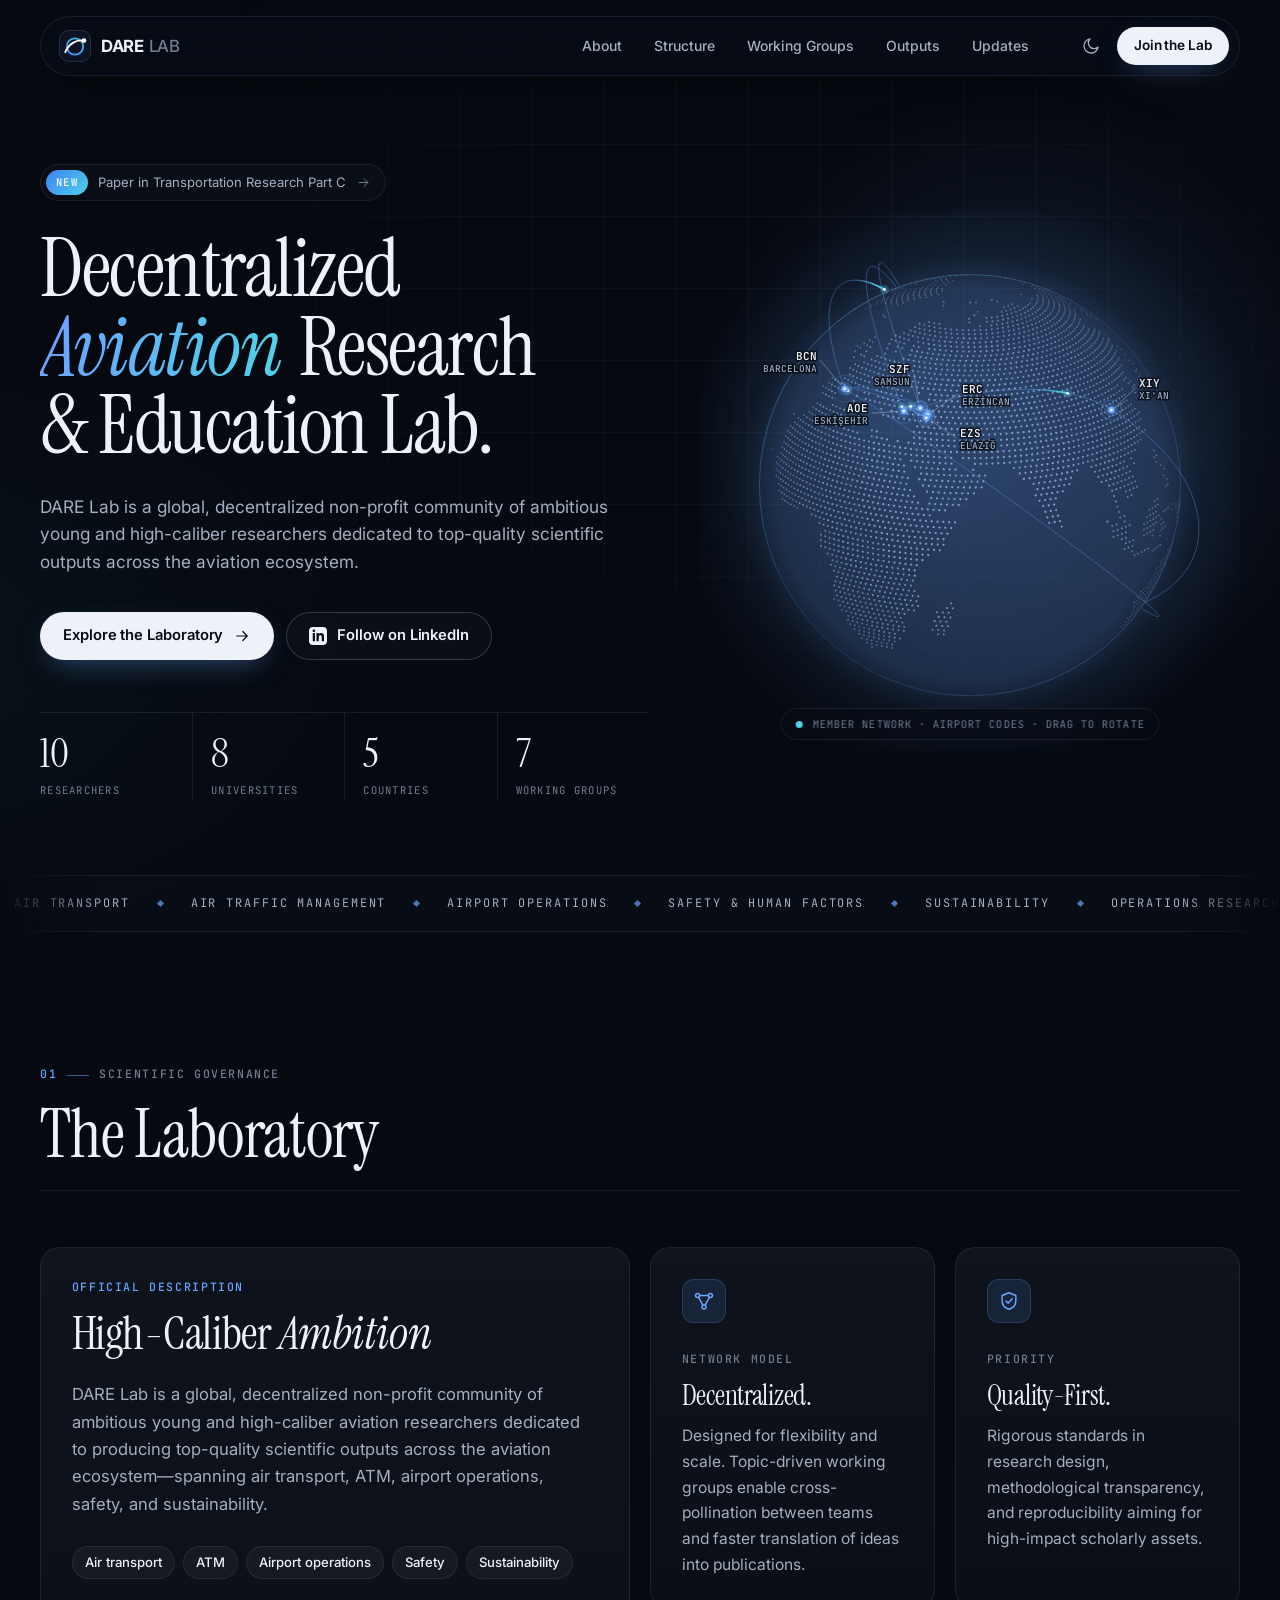
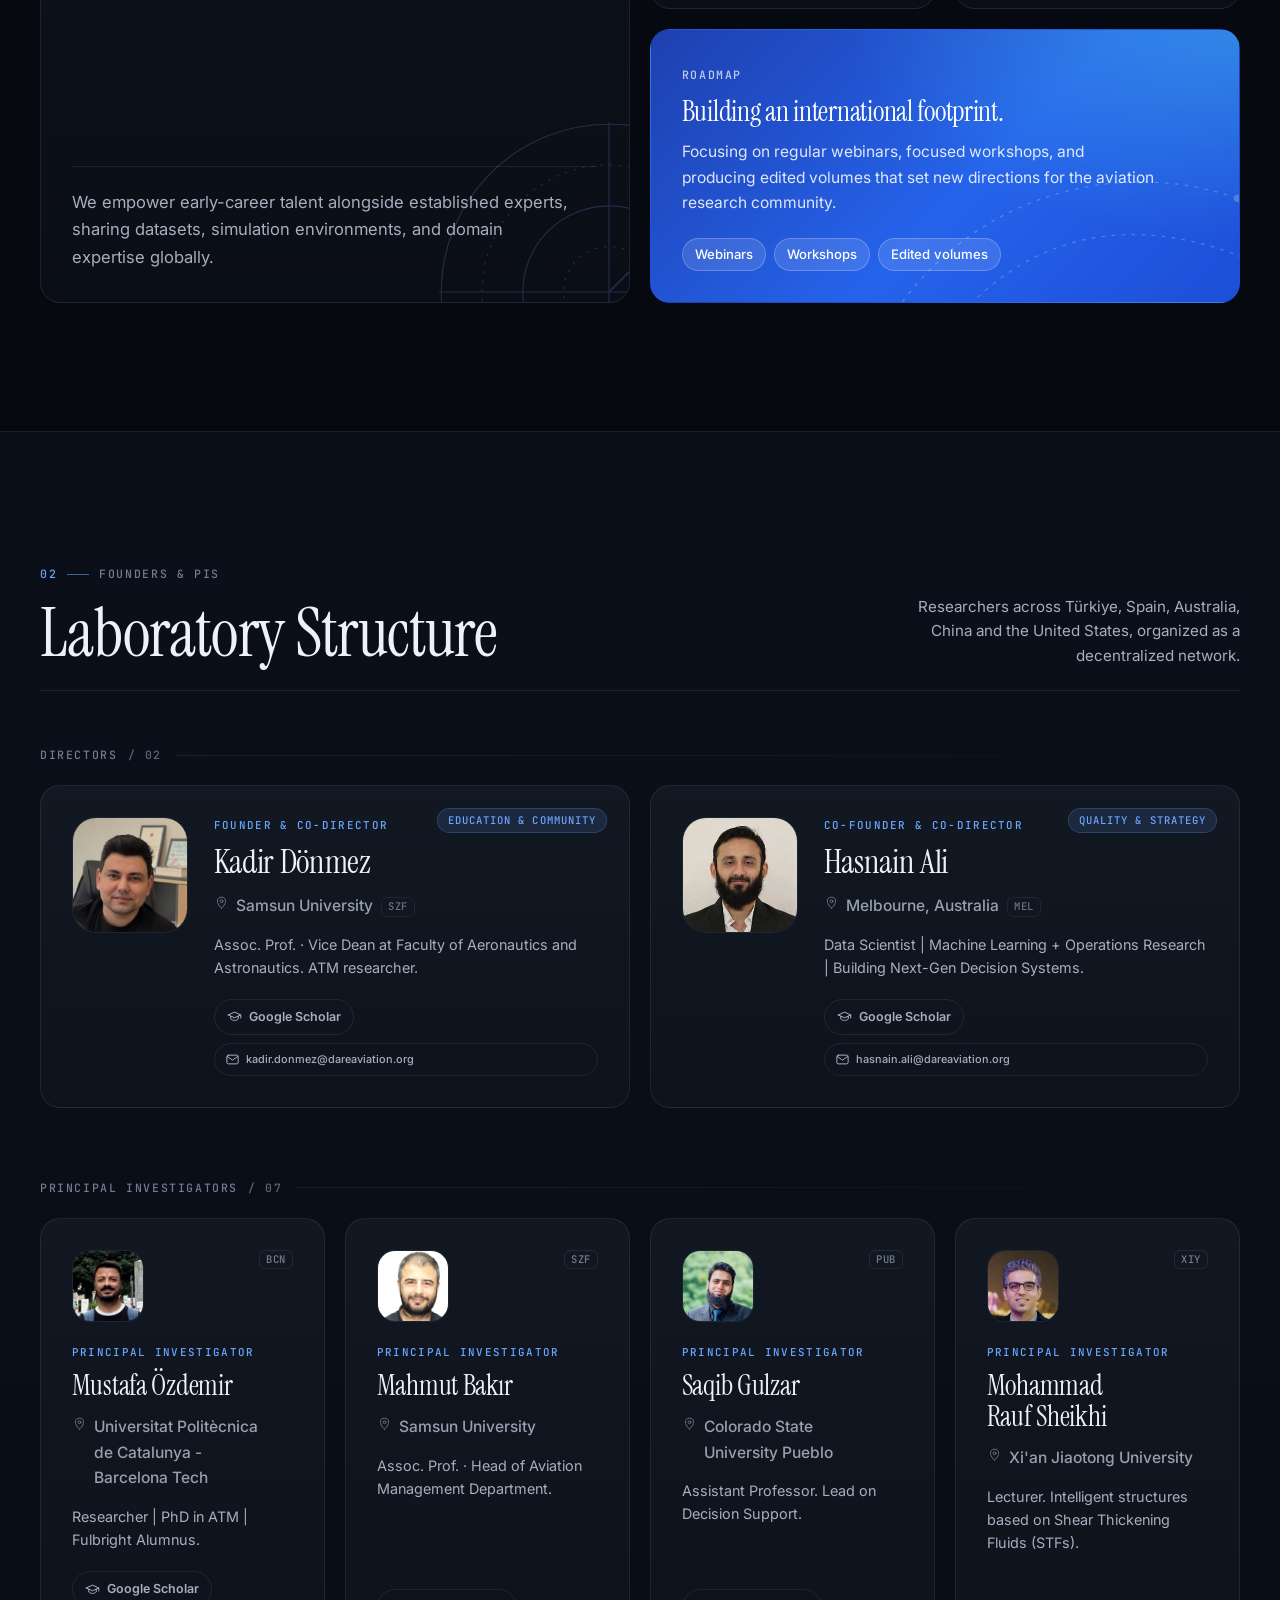
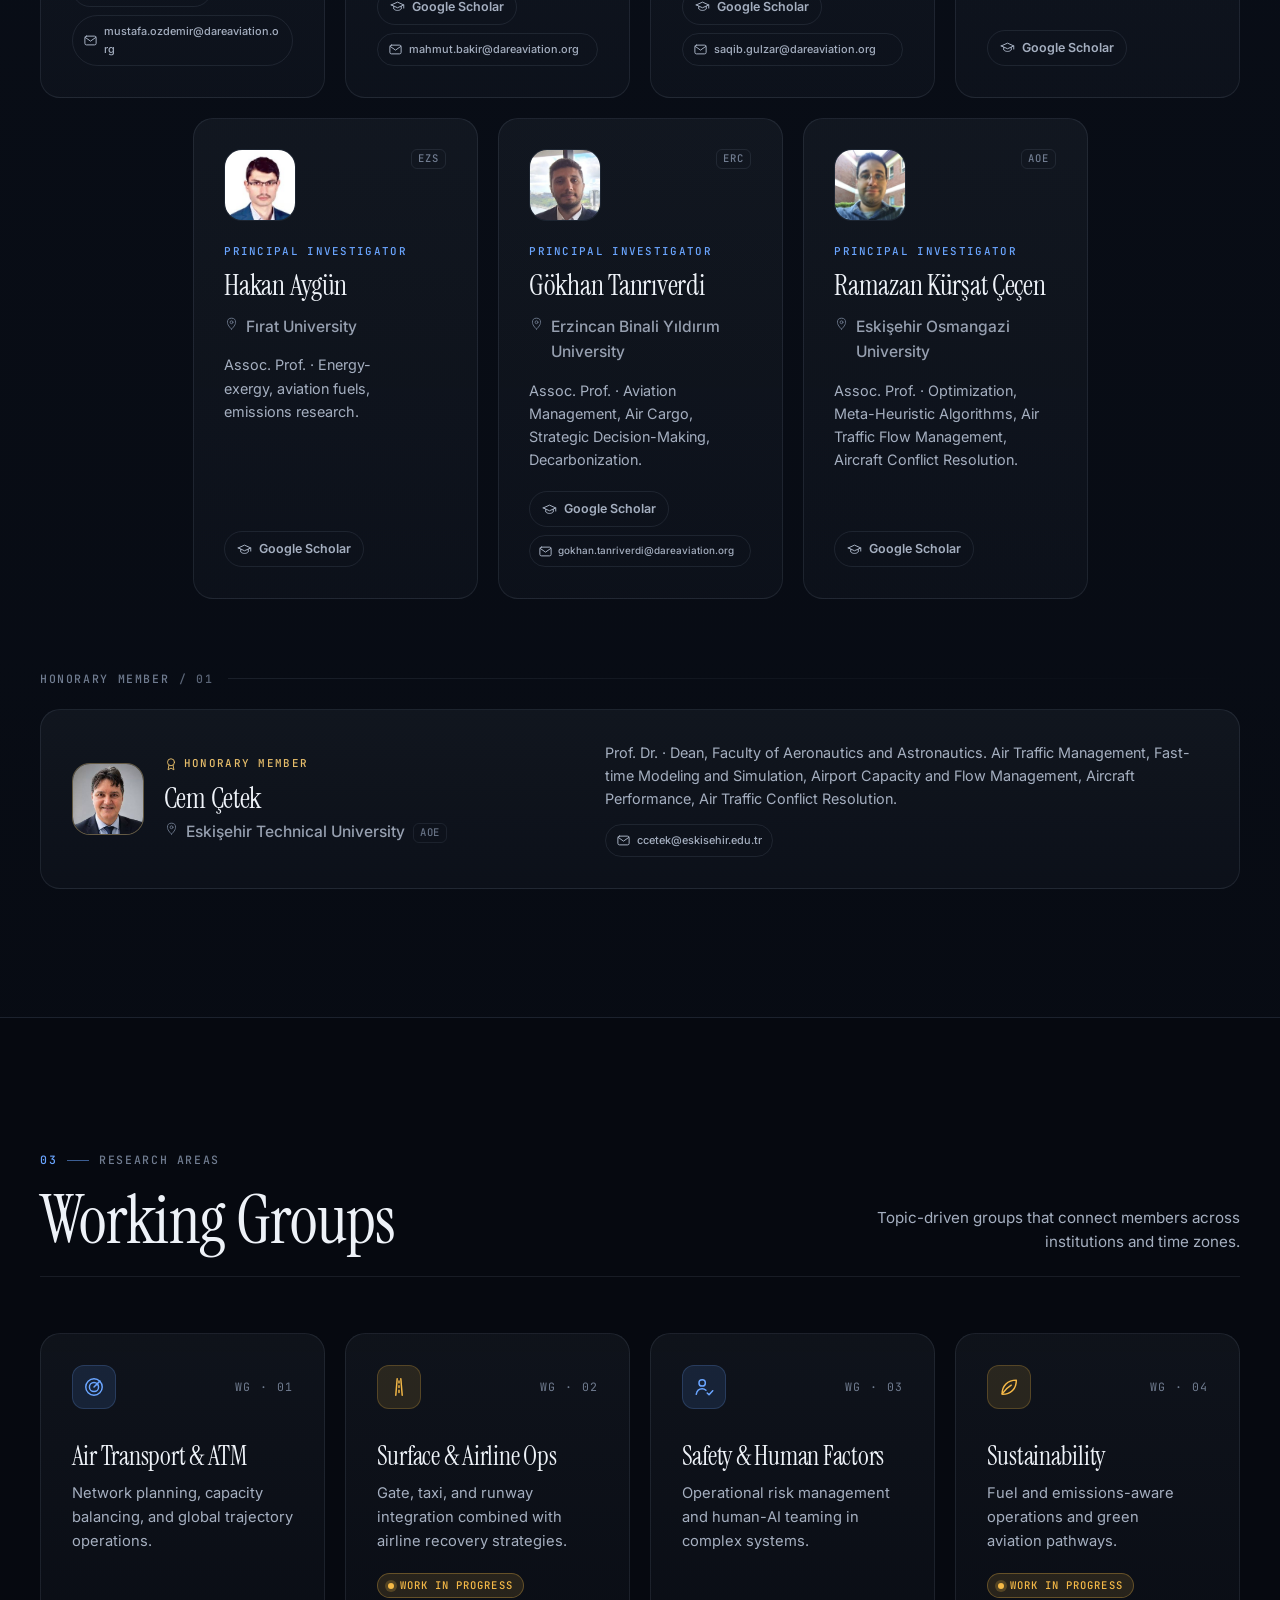
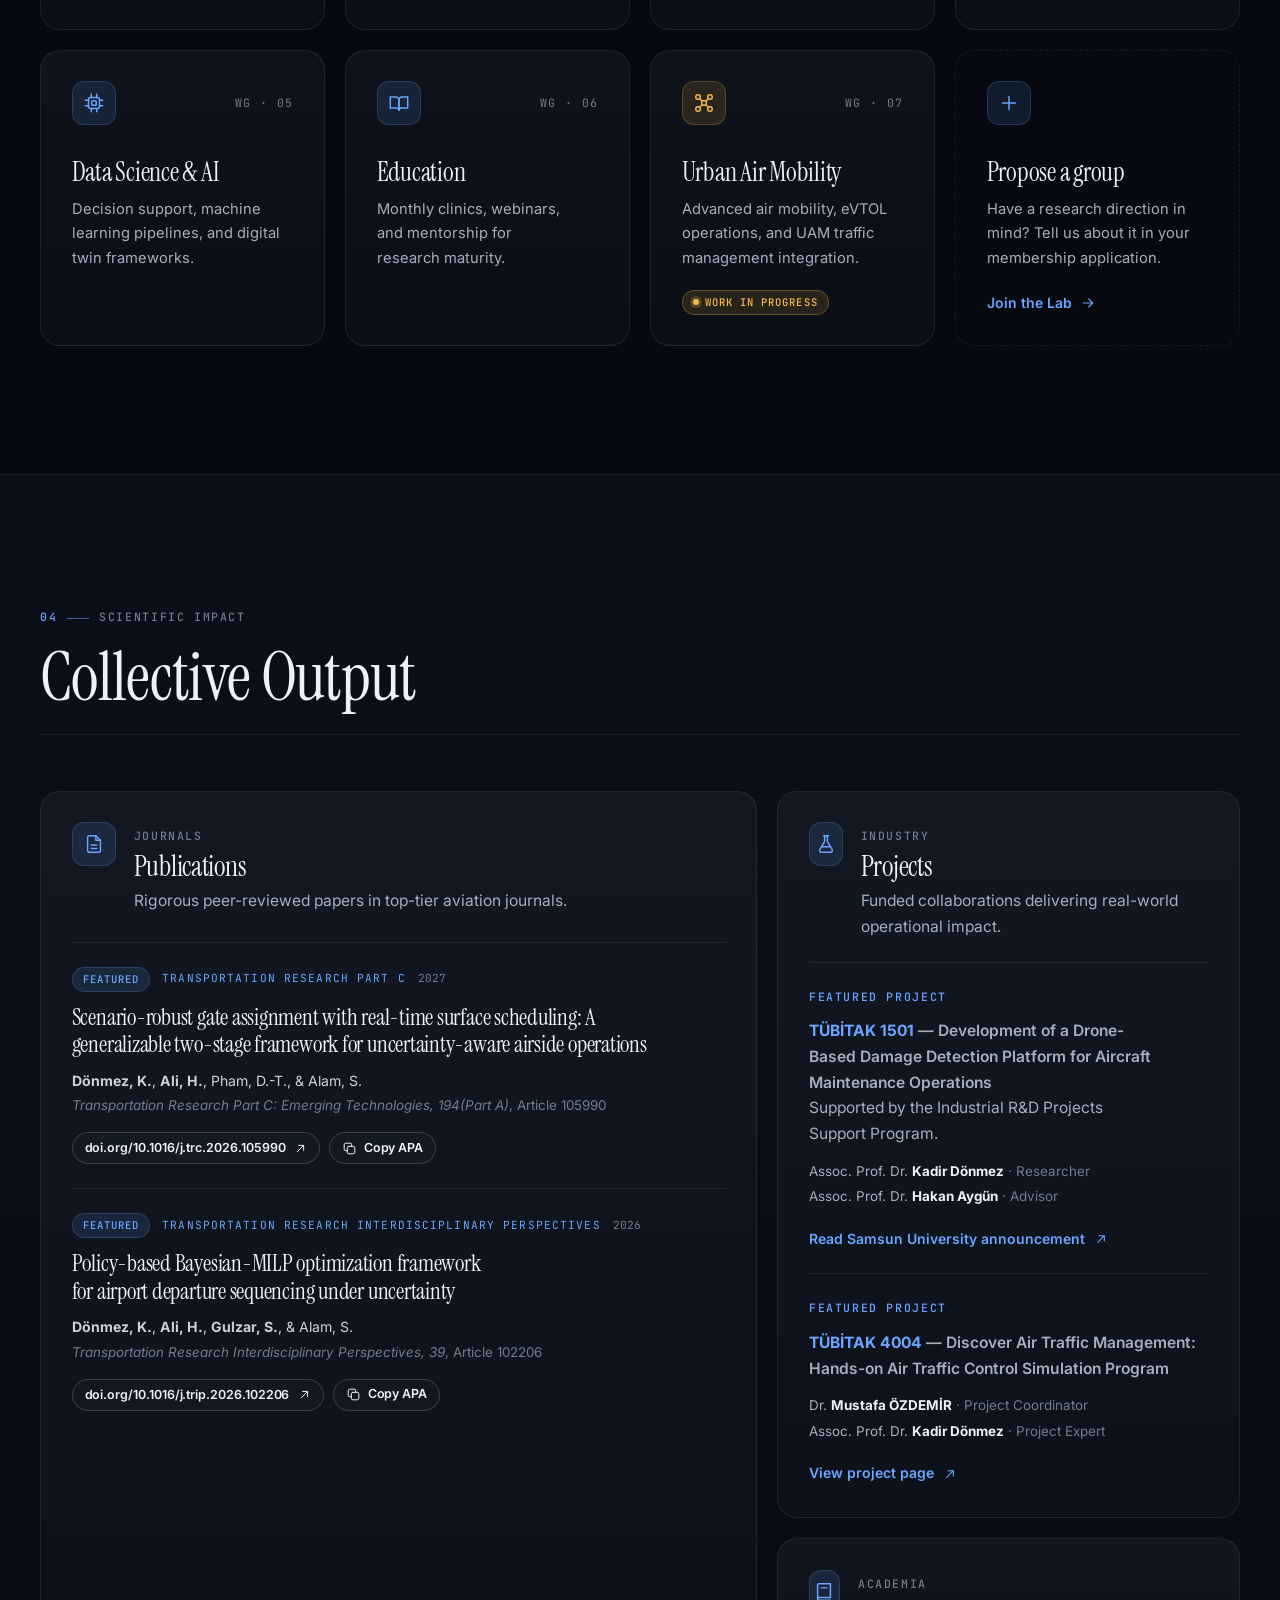
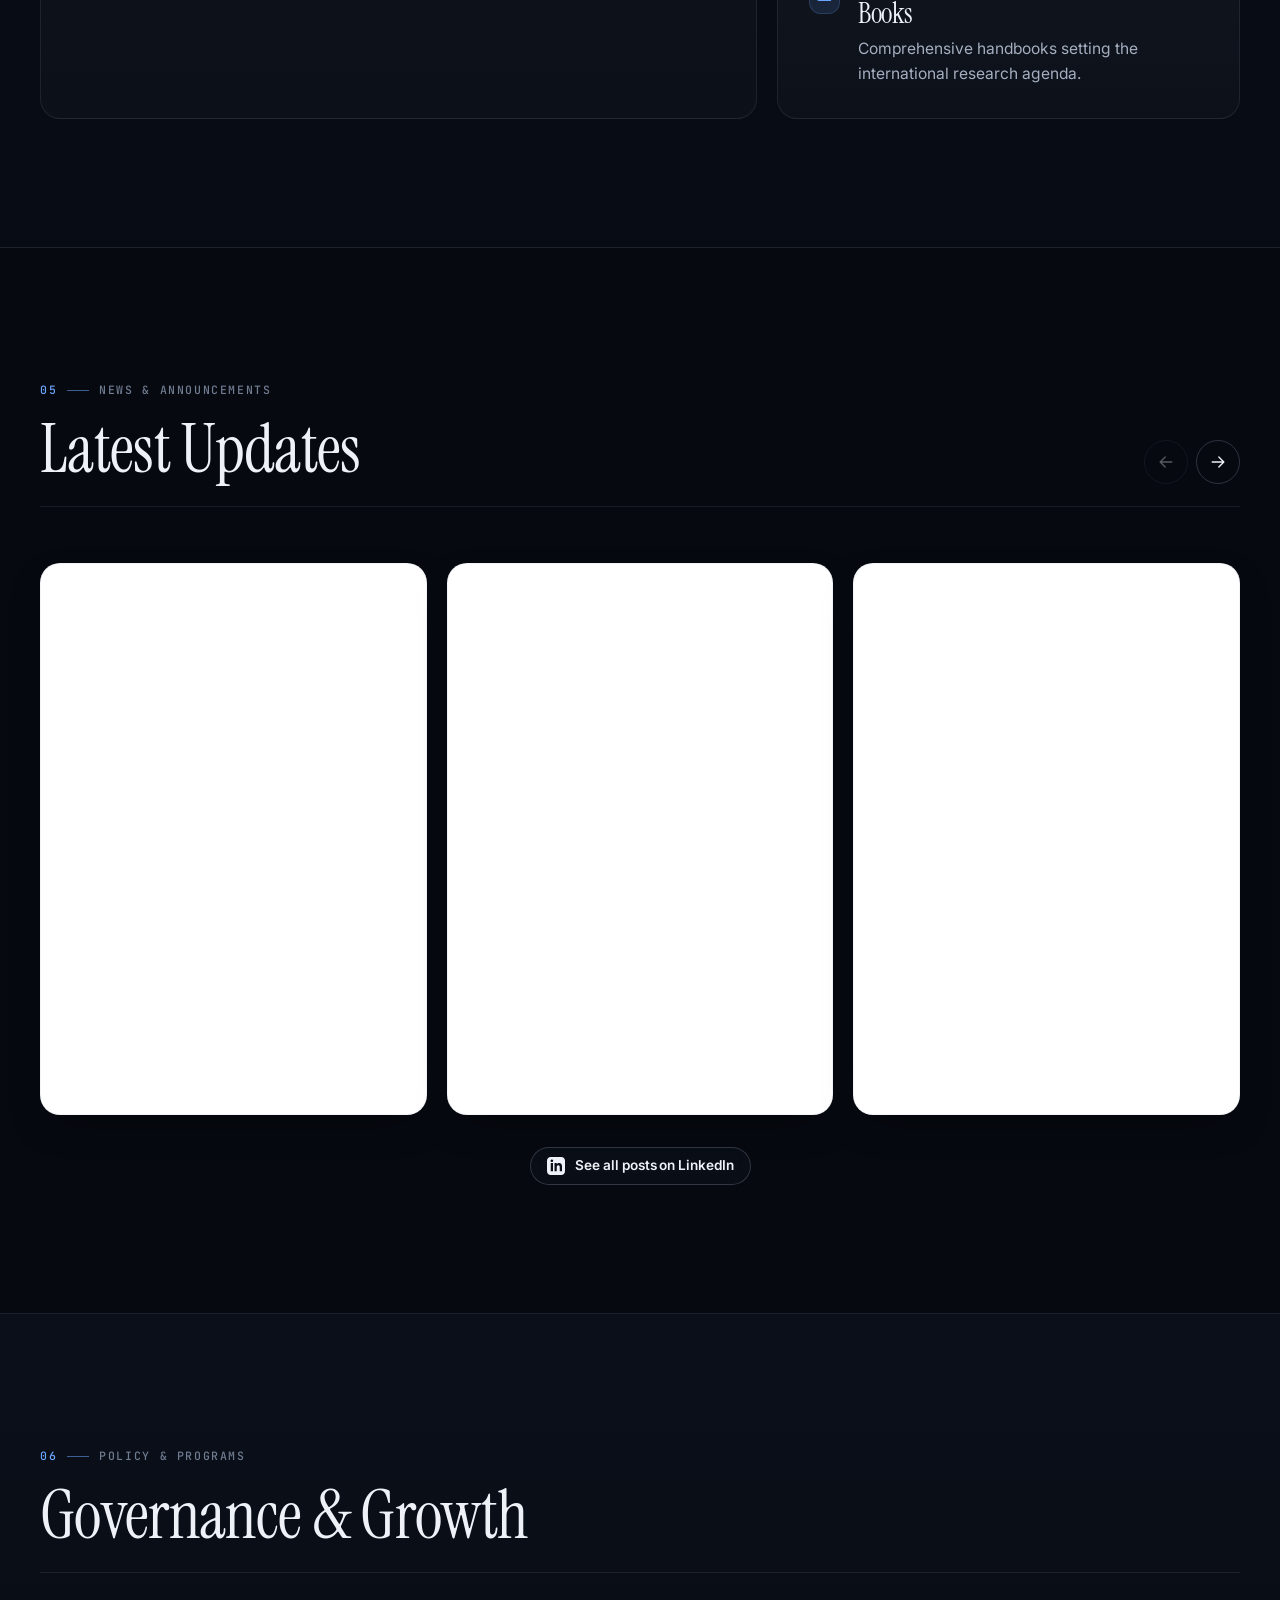
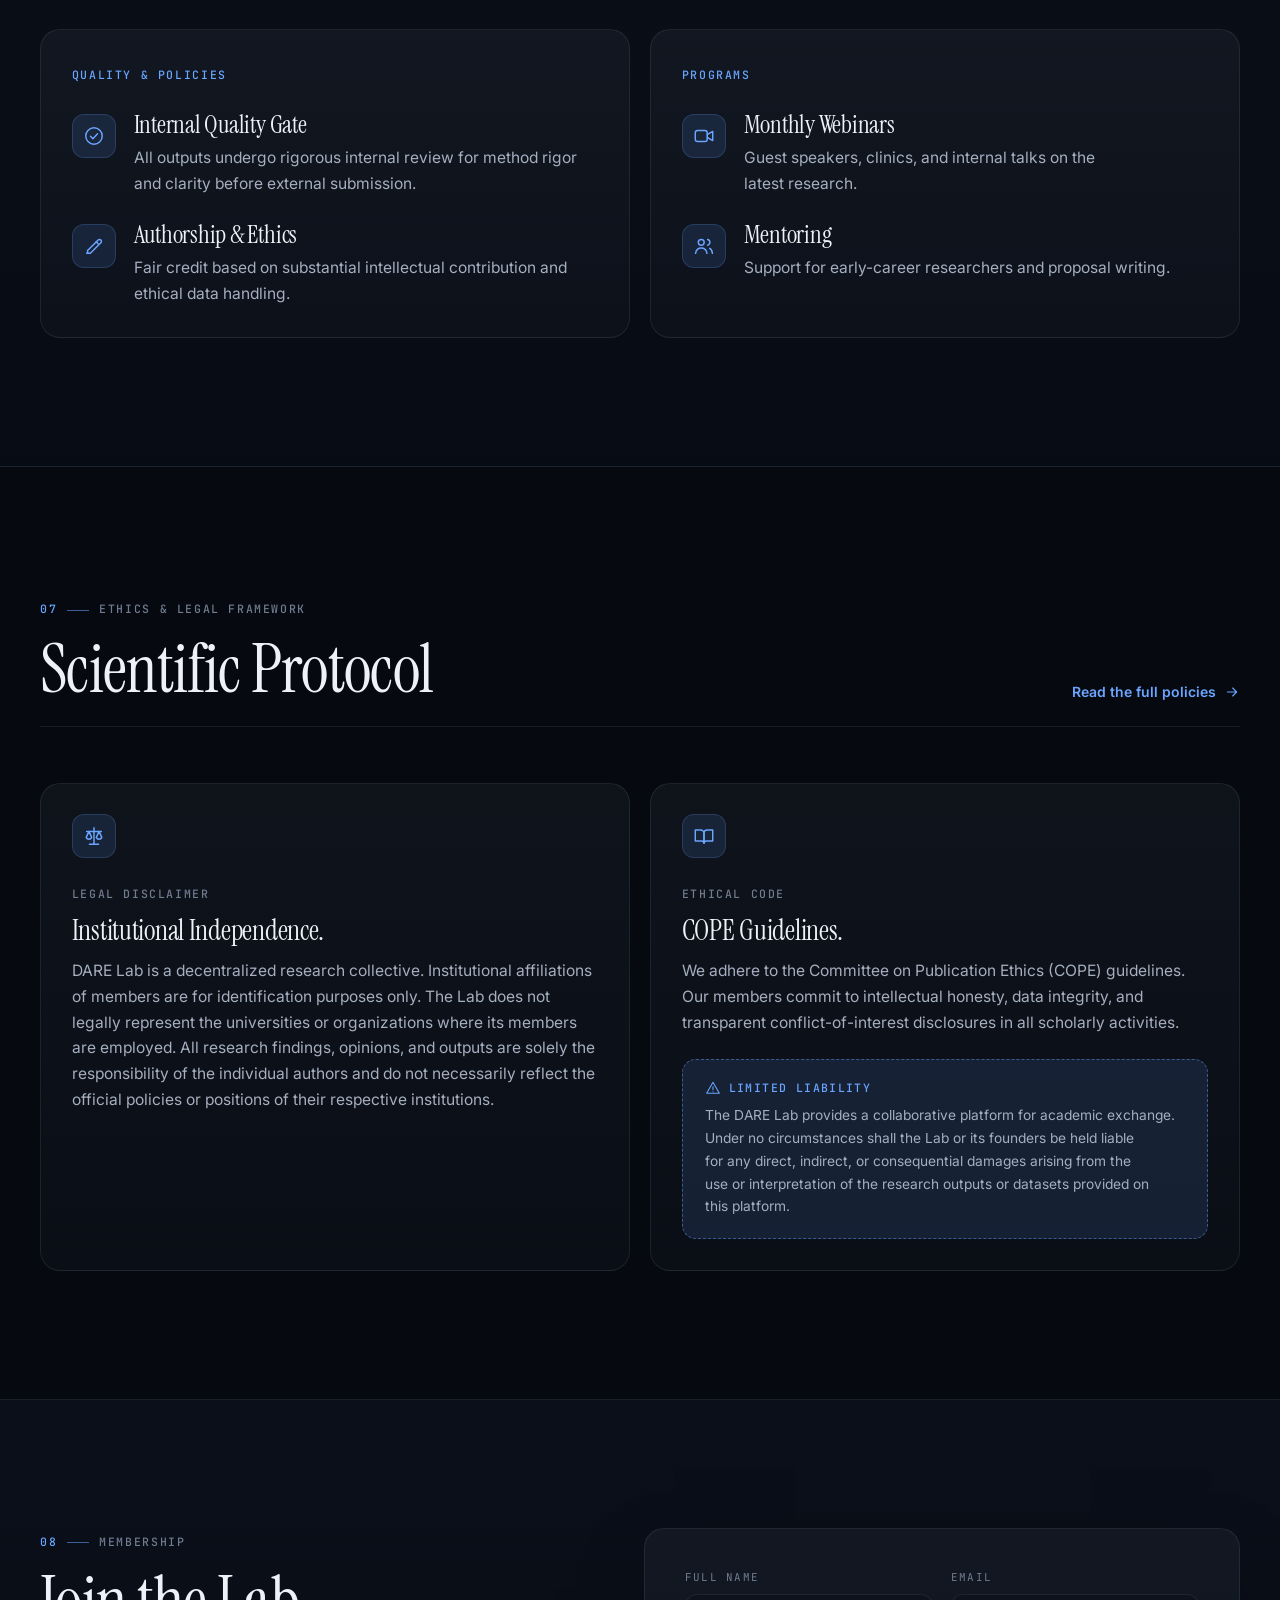
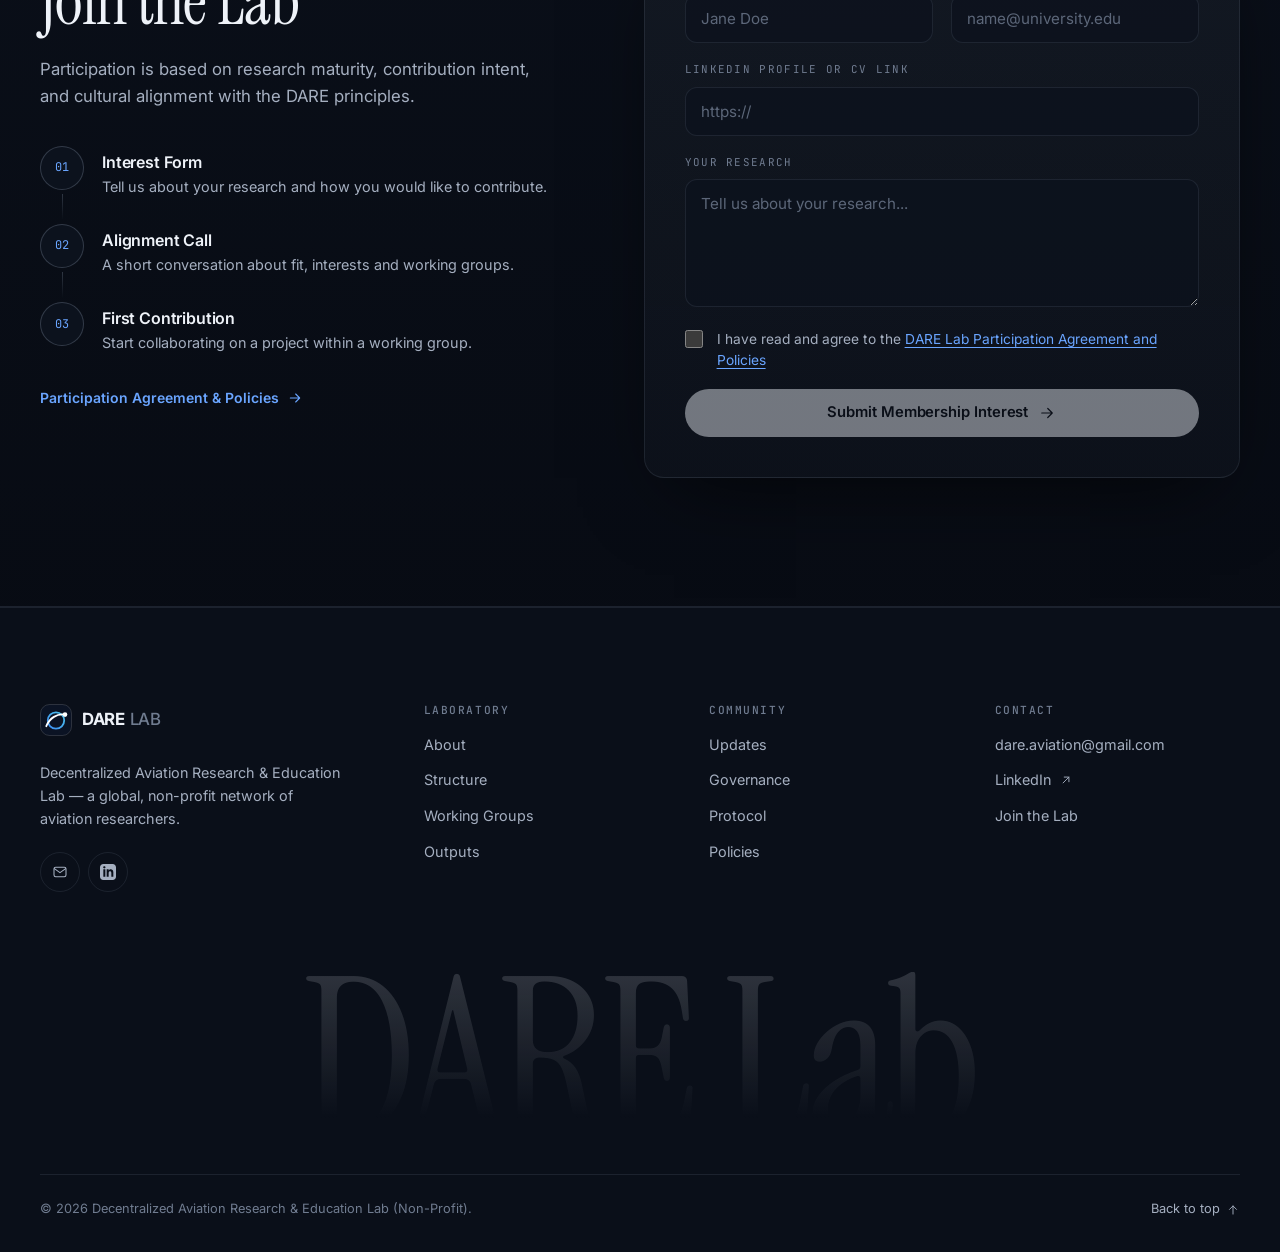
<file: index.html>
<!DOCTYPE html>
<html lang="en" data-theme="dark">

<head>
    <!--
      DARE Lab — Decentralized Aviation Research & Education Lab
      Static site (GitHub Pages). Styles: styles/main.css · Scripts: js/main.js, js/globe.js
    -->
    <meta charset="utf-8">
    <meta name="viewport" content="width=device-width, initial-scale=1">
    <title>DARE Lab — Decentralized Aviation Research &amp; Education Lab</title>
    <meta name="description"
        content="DARE Lab is a global, decentralized non-profit network of aviation researchers focused on high-quality publications, competitive projects, and continuous education.">
    <meta name="theme-color" content="#060910">
    <meta name="color-scheme" content="dark light">
    <link rel="canonical" href="https://dareaviation.github.io/dare-lab/">

    <!-- Icons -->
    <link rel="icon" href="assets/favicon.svg" type="image/svg+xml">
    <link rel="icon" href="assets/favicon-32.png" sizes="32x32" type="image/png">
    <link rel="apple-touch-icon" href="assets/apple-touch-icon.png">

    <!-- Open Graph -->
    <meta property="og:type" content="website">
    <meta property="og:site_name" content="DARE Lab">
    <meta property="og:title" content="DARE Lab — Decentralized Aviation Research &amp; Education Lab">
    <meta property="og:description"
        content="A global, decentralized non-profit network of aviation researchers advancing air transport, ATM, airport operations, safety, and sustainability through open, collaborative research.">
    <meta property="og:url" content="https://dareaviation.github.io/dare-lab/">
    <meta property="og:image" content="https://dareaviation.github.io/dare-lab/assets/og-dare.jpg">
    <meta property="og:image:width" content="1200">
    <meta property="og:image:height" content="630">
    <meta property="og:image:alt" content="DARE Lab — dotted globe showing the lab's member network">

    <!-- Twitter / X -->
    <meta name="twitter:card" content="summary_large_image">
    <meta name="twitter:title" content="DARE Lab — Decentralized Aviation Research &amp; Education Lab">
    <meta name="twitter:description" content="Global, decentralized non-profit aviation research + education network.">
    <meta name="twitter:image" content="https://dareaviation.github.io/dare-lab/assets/og-dare.jpg">

    <!-- Apply the saved theme before first paint (prevents a flash) -->
    <script>
        (function () {
            var d = document.documentElement;
            d.classList.add('js');
            try { var t = localStorage.getItem('dare_theme'); if (t === 'light' || t === 'dark') d.setAttribute('data-theme', t); } catch (e) { }
            // Fail-safe: if js/main.js has not started within 2.5 s, show all content anyway
            setTimeout(function () { if (!d.classList.contains('reveal-ready')) d.classList.remove('js'); }, 2500);
        })();
    </script>

    <!-- Fonts -->
    <link rel="preconnect" href="https://fonts.googleapis.com">
    <link rel="preconnect" href="https://fonts.gstatic.com" crossorigin>
    <link
        href="https://fonts.googleapis.com/css2?family=Instrument+Serif:ital@0;1&family=Inter:wght@400;500;600;700&family=JetBrains+Mono:wght@400;500&display=swap"
        rel="stylesheet">

    <link rel="stylesheet" href="styles/main.css?v=20261122-3">

    <!-- Structured data -->
    <script type="application/ld+json">
    {
      "@context": "https://schema.org",
      "@type": "ResearchOrganization",
      "name": "DARE Lab",
      "alternateName": "Decentralized Aviation Research & Education Lab",
      "url": "https://dareaviation.github.io/dare-lab/",
      "logo": "https://dareaviation.github.io/dare-lab/assets/apple-touch-icon.png",
      "email": "dare.aviation@gmail.com",
      "description": "DARE Lab is a global, decentralized non-profit network of aviation researchers focused on high-quality publications, competitive projects, and continuous education.",
      "knowsAbout": [
        "Air Transport", "Air Traffic Management", "Airport Operations", "Safety & Human Factors", "Sustainability", "Operations Research", "Machine Learning", "Digital Twins"
      ],
      "sameAs": [
        "https://www.linkedin.com/company/decentralized-aviation-research-education-lab",
        "https://github.com/dareaviation"
      ]
    }
    </script>
</head>

<body>
    <a class="skip-link" href="#main">Skip to content</a>

    <!-- ================================================================
         Icon sprite — reference with <svg width="20" height="20" class="icon"><use href="#i-name"/></svg>
         ================================================================ -->
    <svg width="0" height="0" style="position:absolute" aria-hidden="true" focusable="false">
        <symbol id="i-arrow-right" viewBox="0 0 24 24"><path d="M5 12h14M13 6l6 6-6 6"/></symbol>
        <symbol id="i-arrow-left" viewBox="0 0 24 24"><path d="M19 12H5M11 6l-6 6 6 6"/></symbol>
        <symbol id="i-arrow-up-right" viewBox="0 0 24 24"><path d="M7 17 17 7M9 7h8v8"/></symbol>
        <symbol id="i-arrow-up" viewBox="0 0 24 24"><path d="M12 19V5M6 11l6-6 6 6"/></symbol>
        <symbol id="i-sun" viewBox="0 0 24 24"><circle cx="12" cy="12" r="4"/><path d="M12 2.5v2M12 19.5v2M4.6 4.6l1.4 1.4M18 18l1.4 1.4M2.5 12h2M19.5 12h2M4.6 19.4 6 18M18 6l1.4-1.4"/></symbol>
        <symbol id="i-moon" viewBox="0 0 24 24"><path d="M20.5 13.2A8.5 8.5 0 1 1 10.8 3.5a6.6 6.6 0 0 0 9.7 9.7z"/></symbol>
        <symbol id="i-pin" viewBox="0 0 24 24"><path d="M12 21s-6.5-5.6-6.5-11a6.5 6.5 0 0 1 13 0c0 5.4-6.5 11-6.5 11z"/><circle cx="12" cy="10" r="2.3"/></symbol>
        <symbol id="i-mail" viewBox="0 0 24 24"><rect x="3" y="5" width="18" height="14" rx="2.5"/><path d="m3.5 7 8.5 6 8.5-6"/></symbol>
        <symbol id="i-scholar" viewBox="0 0 24 24"><path d="M2 9.5 12 5l10 4.5L12 14 2 9.5z"/><path d="M6 11.6V16c1.8 1.6 3.8 2.3 6 2.3s4.2-.7 6-2.3v-4.4M22 9.5v5"/></symbol>
        <symbol id="i-linkedin" viewBox="0 0 24 24"><path fill="currentColor" stroke="none" d="M19 0h-14c-2.761 0-5 2.239-5 5v14c0 2.761 2.239 5 5 5h14c2.762 0 5-2.239 5-5v-14c0-2.761-2.238-5-5-5zm-11 19h-3v-11h3v11zm-1.5-12.268c-.966 0-1.75-.79-1.75-1.764s.784-1.764 1.75-1.764 1.75.79 1.75 1.764-.783 1.764-1.75 1.764zm13.5 12.268h-3v-5.604c0-3.368-4-3.113-4 0v5.604h-3v-11h3v1.765c1.396-2.586 7-2.777 7 2.476v6.759z"/></symbol>
        <symbol id="i-network" viewBox="0 0 24 24"><circle cx="5" cy="6" r="2.2"/><circle cx="19" cy="6" r="2.2"/><circle cx="12" cy="18.5" r="2.2"/><path d="M7.2 6h9.6M6.1 8l4.7 8.5M17.9 8l-4.7 8.5"/></symbol>
        <symbol id="i-shield" viewBox="0 0 24 24"><path d="M12 3 4.5 6v5.5c0 4.6 3.1 8.3 7.5 9.5 4.4-1.2 7.5-4.9 7.5-9.5V6L12 3z"/><path d="m8.8 12 2.3 2.3 4.2-4.6"/></symbol>
        <symbol id="i-route" viewBox="0 0 24 24"><circle cx="6" cy="18" r="2.2"/><circle cx="18" cy="6" r="2.2"/><path d="M8.2 18H15a3 3 0 0 0 0-6H9a3 3 0 0 1 0-6h6.8"/></symbol>
        <symbol id="i-radar" viewBox="0 0 24 24"><circle cx="12" cy="12" r="9"/><circle cx="12" cy="12" r="5"/><path d="M12 12 18.4 5.6"/><circle cx="15.6" cy="9.2" r="1.1" fill="currentColor" stroke="none"/></symbol>
        <symbol id="i-runway" viewBox="0 0 24 24"><path d="M8.5 21 10 3M15.5 21 14 3M12 5.5v2M12 10.5v2M12 15.5v2.5"/></symbol>
        <symbol id="i-safety" viewBox="0 0 24 24"><circle cx="10" cy="7.5" r="3.5"/><path d="M3.5 20c.7-3.6 3.2-6 6.5-6 1.6 0 3 .5 4.1 1.5M15.5 18.5l2 2 4-4.5"/></symbol>
        <symbol id="i-leaf" viewBox="0 0 24 24"><path d="M4.5 19.5C4.5 10.6 10.4 4.5 20 4.5c0 9.5-6.1 15.5-15 15.5"/><path d="M4.5 19.5c3-4.3 6.3-7.4 10-9.5"/></symbol>
        <symbol id="i-cpu" viewBox="0 0 24 24"><rect x="6" y="6" width="12" height="12" rx="2.5"/><rect x="9.5" y="9.5" width="5" height="5" rx="1"/><path d="M9 2.5V6M15 2.5V6M9 18v3.5M15 18v3.5M2.5 9H6M2.5 15H6M18 9h3.5M18 15h3.5"/></symbol>
        <symbol id="i-book-open" viewBox="0 0 24 24"><path d="M2.5 5.5h6A3.5 3.5 0 0 1 12 9v11a2.5 2.5 0 0 0-2.5-2.5h-7z"/><path d="M21.5 5.5h-6A3.5 3.5 0 0 0 12 9v11a2.5 2.5 0 0 1 2.5-2.5h7z"/></symbol>
        <symbol id="i-drone" viewBox="0 0 24 24"><circle cx="5.5" cy="5.5" r="2.5"/><circle cx="18.5" cy="5.5" r="2.5"/><circle cx="5.5" cy="18.5" r="2.5"/><circle cx="18.5" cy="18.5" r="2.5"/><path d="m7.6 7.6 2.4 2.4M16.4 7.6 14 10M7.6 16.4l2.4-2.4M16.4 16.4 14 14"/><rect x="9.5" y="9.5" width="5" height="5" rx="1.2"/></symbol>
        <symbol id="i-plus" viewBox="0 0 24 24"><path d="M12 5v14M5 12h14"/></symbol>
        <symbol id="i-doc" viewBox="0 0 24 24"><path d="M14 3H7a2 2 0 0 0-2 2v14a2 2 0 0 0 2 2h10a2 2 0 0 0 2-2V8z"/><path d="M14 3v5h5M9 13h6M9 17h6"/></symbol>
        <symbol id="i-flask" viewBox="0 0 24 24"><path d="M9.5 3h5M10.5 3v6.2L5.3 18a2 2 0 0 0 1.7 3h10a2 2 0 0 0 1.7-3l-5.2-8.8V3M7.5 15h9"/></symbol>
        <symbol id="i-book" viewBox="0 0 24 24"><path d="M5 4.5A1.5 1.5 0 0 1 6.5 3H19v15H6.5A1.5 1.5 0 0 0 5 19.5"/><path d="M5 4.5v15A1.5 1.5 0 0 0 6.5 21H19M9 7.5h6"/></symbol>
        <symbol id="i-copy" viewBox="0 0 24 24"><rect x="8.5" y="8.5" width="12" height="12" rx="2.5"/><path d="M15.5 8.5V6A2.5 2.5 0 0 0 13 3.5H6A2.5 2.5 0 0 0 3.5 6v7A2.5 2.5 0 0 0 6 15.5h2.5"/></symbol>
        <symbol id="i-check" viewBox="0 0 24 24"><path d="m5 12.5 4.5 4.5L19 7.5"/></symbol>
        <symbol id="i-check-circle" viewBox="0 0 24 24"><circle cx="12" cy="12" r="9"/><path d="m8.2 12.3 2.6 2.6 5-5.4"/></symbol>
        <symbol id="i-pen" viewBox="0 0 24 24"><path d="M4 20h4L19.5 8.5a2.1 2.1 0 0 0-3-3L5 17v3z"/><path d="m14.5 7.5 2 2"/></symbol>
        <symbol id="i-video" viewBox="0 0 24 24"><rect x="2.5" y="6" width="13" height="12" rx="2.5"/><path d="m15.5 10.5 6-3.5v10l-6-3.5"/></symbol>
        <symbol id="i-users" viewBox="0 0 24 24"><circle cx="9" cy="8" r="3.2"/><path d="M2.8 20c.6-3.5 3.1-5.7 6.2-5.7s5.6 2.2 6.2 5.7M16 4.9a3.2 3.2 0 0 1 0 6.2M18.2 14.6c1.6.8 2.7 2.7 3 5.4"/></symbol>
        <symbol id="i-scale" viewBox="0 0 24 24"><path d="M12 3v18M7 21h10M4 7h16"/><path d="m6.5 7-3 6.5a3.2 3.2 0 0 0 6 0zM17.5 7l-3 6.5a3.2 3.2 0 0 0 6 0z"/></symbol>
        <symbol id="i-award" viewBox="0 0 24 24"><circle cx="12" cy="9" r="6"/><path d="M8.5 13.9 7 22l5-3 5 3-1.5-8.1"/></symbol>
        <symbol id="i-alert" viewBox="0 0 24 24"><path d="M12 3.5 2.5 20h19z"/><path d="M12 10v4.5M12 17.5h.01"/></symbol>
        <symbol id="i-lock" viewBox="0 0 24 24"><rect x="4.5" y="10.5" width="15" height="10.5" rx="2.5"/><path d="M8 10.5V7.5a4 4 0 0 1 8 0v3"/></symbol>
    </svg>

    <!-- ================================================================
         Header
         ================================================================ -->
    <header class="site-header" id="siteHeader">
        <nav class="nav" aria-label="Primary">
            <a class="brand" href="#top" aria-label="DARE Lab — back to top">
                <svg class="brand__mark" width="32" height="32" viewBox="0 0 32 32" aria-hidden="true">
                    <defs>
                        <linearGradient id="markGradNav" x1="4" y1="28" x2="28" y2="4" gradientUnits="userSpaceOnUse">
                            <stop offset="0" stop-color="#3b82f6" />
                            <stop offset="1" stop-color="#4fd1e8" />
                        </linearGradient>
                    </defs>
                    <rect x="0.5" y="0.5" width="31" height="31" rx="9" fill="#0b1324" stroke="rgba(255,255,255,0.14)" />
                    <circle cx="16" cy="16.5" r="8.2" fill="none" stroke="url(#markGradNav)" stroke-width="1.8" />
                    <path d="M6.3 22.2C9.6 14 17 9.4 25 10.6" fill="none" stroke="#fff" stroke-width="1.8" stroke-linecap="round" />
                    <circle cx="25" cy="10.6" r="2.3" fill="#fff" />
                </svg>
                <span class="brand__word">DARE<span>LAB</span></span>
            </a>

            <div class="nav__links">
                <a href="#about">About</a>
                <a href="#structure">Structure</a>
                <a href="#working-groups">Working Groups</a>
                <a href="#outputs">Outputs</a>
                <a href="#updates">Updates</a>
            </div>

            <div class="nav__actions">
                <button class="icon-btn theme-toggle" id="themeBtn" type="button" aria-label="Switch between dark and light theme">
                    <svg width="20" height="20" class="icon icon--moon"><use href="#i-moon" /></svg>
                    <svg width="20" height="20" class="icon icon--sun"><use href="#i-sun" /></svg>
                </button>
                <a class="btn btn--primary btn--sm nav__cta" href="#join">Join the Lab</a>
                <button class="icon-btn menu-toggle" id="menuBtn" type="button" aria-label="Open menu" aria-expanded="false" aria-controls="drawer">
                    <span class="burger" aria-hidden="true"><span></span><span></span></span>
                </button>
            </div>
        </nav>
    </header>

    <!-- Mobile drawer -->
    <div class="drawer" id="drawer">
        <nav class="drawer__nav" aria-label="Mobile">
            <a href="#about"><span>01</span>About</a>
            <a href="#structure"><span>02</span>Structure</a>
            <a href="#working-groups"><span>03</span>Working Groups</a>
            <a href="#outputs"><span>04</span>Outputs</a>
            <a href="#updates"><span>05</span>Updates</a>
            <a href="#protocol"><span>07</span>Protocol</a>
            <a href="#join"><span>08</span>Join</a>
        </nav>
        <div class="drawer__foot">
            <a href="mailto:dare.aviation@gmail.com"><svg width="20" height="20" class="icon icon--sm"><use href="#i-mail" /></svg>dare.aviation@gmail.com</a>
            <a href="https://www.linkedin.com/company/decentralized-aviation-research-education-lab" target="_blank" rel="noopener"><svg width="20" height="20" class="icon icon--sm"><use href="#i-linkedin" /></svg>LinkedIn</a>
        </div>
    </div>

    <main id="main">

        <!-- ================================================================
             Hero
             ================================================================ -->
        <section class="hero" id="top">
            <div class="hero__bg" aria-hidden="true"></div>
            <div class="container hero__grid">
                <div class="hero__copy">
                    <a class="hero-badge" href="#outputs">
                        <span class="hero-badge__tag">New</span>
                        <span class="hero-badge__text">Paper in Transportation Research Part C</span>
                        <svg width="20" height="20" class="icon"><use href="#i-arrow-right" /></svg>
                    </a>

                    <h1 class="hero__title">Decentralized <em>Aviation</em> Research &amp; Education Lab.</h1>

                    <p class="hero__lede">
                        DARE Lab is a global, decentralized non-profit community of ambitious young and high-caliber
                        researchers dedicated to top-quality scientific outputs across the aviation ecosystem.
                    </p>

                    <div class="hero__actions">
                        <a class="btn btn--primary" href="#about">
                            Explore the Laboratory
                            <svg width="20" height="20" class="icon icon--arrow"><use href="#i-arrow-right" /></svg>
                        </a>
                        <a class="btn btn--ghost" href="https://www.linkedin.com/company/decentralized-aviation-research-education-lab" target="_blank" rel="noopener">
                            <svg width="20" height="20" class="icon"><use href="#i-linkedin" /></svg>
                            Follow on LinkedIn
                        </a>
                    </div>

                    <!-- Update these numbers when the team changes -->
                    <dl class="hero__stats">
                        <div class="stat"><dt class="stat__label">Researchers</dt><dd class="stat__value" data-count="10">10</dd></div>
                        <div class="stat"><dt class="stat__label">Universities</dt><dd class="stat__value" data-count="8">8</dd></div>
                        <div class="stat"><dt class="stat__label">Countries</dt><dd class="stat__value" data-count="5">5</dd></div>
                        <div class="stat"><dt class="stat__label">Working groups</dt><dd class="stat__value" data-count="7">7</dd></div>
                    </dl>
                </div>

                <div class="hero__visual">
                    <div class="globe">
                        <canvas class="globe__canvas" data-globe role="img"
                            aria-label="Rotating globe showing DARE Lab member locations — Samsun, Eskişehir, Elazığ and Erzincan in Türkiye, Barcelona in Spain, Melbourne in Australia, Xi'an in China, and Pueblo in the United States — connected by research links."></canvas>
                        <p class="globe__caption"><span class="live-dot" aria-hidden="true"></span>Member network · Airport codes · drag to rotate</p>
                    </div>
                </div>
            </div>
        </section>

        <!-- Research topics ticker -->
        <div class="ticker">
            <div class="ticker__track">
                <ul class="ticker__group">
                    <li class="ticker__item">Air Transport</li>
                    <li class="ticker__item">Air Traffic Management</li>
                    <li class="ticker__item">Airport Operations</li>
                    <li class="ticker__item">Safety &amp; Human Factors</li>
                    <li class="ticker__item">Sustainability</li>
                    <li class="ticker__item">Operations Research</li>
                    <li class="ticker__item">Machine Learning</li>
                    <li class="ticker__item">Digital Twins</li>
                    <li class="ticker__item">Urban Air Mobility</li>
                    <li class="ticker__item">Decision Support</li>
                </ul>
                <ul class="ticker__group" aria-hidden="true">
                    <li class="ticker__item">Air Transport</li>
                    <li class="ticker__item">Air Traffic Management</li>
                    <li class="ticker__item">Airport Operations</li>
                    <li class="ticker__item">Safety &amp; Human Factors</li>
                    <li class="ticker__item">Sustainability</li>
                    <li class="ticker__item">Operations Research</li>
                    <li class="ticker__item">Machine Learning</li>
                    <li class="ticker__item">Digital Twins</li>
                    <li class="ticker__item">Urban Air Mobility</li>
                    <li class="ticker__item">Decision Support</li>
                </ul>
            </div>
        </div>

        <!-- ================================================================
             01 · About
             ================================================================ -->
        <section class="section" id="about">
            <div class="container">
                <header class="section-head" data-reveal>
                    <div>
                        <span class="eyebrow"><span class="eyebrow__num">01</span>Scientific Governance</span>
                        <h2>The Laboratory</h2>
                    </div>
                </header>

                <div class="bento">
                    <article id="mission" class="card bento__feature" data-reveal>
                        <svg class="feature-art" width="300" height="300" viewBox="0 0 300 300" aria-hidden="true">
                            <g fill="none" stroke="currentColor" stroke-width="1">
                                <circle cx="150" cy="150" r="148" />
                                <circle cx="150" cy="150" r="112" stroke-dasharray="2 6" />
                                <circle cx="150" cy="150" r="76" />
                                <circle cx="150" cy="150" r="40" stroke-dasharray="2 6" />
                                <path d="M150 0v300M0 150h300" />
                                <path d="M150 150 255 45" stroke-width="1.5" />
                            </g>
                        </svg>
                        <span class="eyebrow eyebrow--accent">Official Description</span>
                        <h3>High-Caliber <em>Ambition</em></h3>
                        <p class="lead">DARE Lab is a global, decentralized non-profit community of ambitious young and
                            high-caliber aviation researchers dedicated to producing top-quality scientific outputs
                            across the aviation ecosystem—spanning air transport, ATM, airport operations, safety, and
                            sustainability.</p>
                        <ul class="chips feature-chips">
                            <li class="chip">Air transport</li>
                            <li class="chip">ATM</li>
                            <li class="chip">Airport operations</li>
                            <li class="chip">Safety</li>
                            <li class="chip">Sustainability</li>
                        </ul>
                        <p class="divider">We empower early-career talent alongside established experts, sharing
                            datasets, simulation environments, and domain expertise globally.</p>
                    </article>

                    <article class="card" data-reveal>
                        <span class="card__icon"><svg width="20" height="20" class="icon"><use href="#i-network" /></svg></span>
                        <span class="eyebrow">Network Model</span>
                        <h3>Decentralized.</h3>
                        <p>Designed for flexibility and scale. Topic-driven working groups enable cross-pollination
                            between teams and faster translation of ideas into publications.</p>
                    </article>

                    <article class="card" data-reveal>
                        <span class="card__icon"><svg width="20" height="20" class="icon"><use href="#i-shield" /></svg></span>
                        <span class="eyebrow">Priority</span>
                        <h3>Quality-First.</h3>
                        <p>Rigorous standards in research design, methodological transparency, and reproducibility
                            aiming for high-impact scholarly assets.</p>
                    </article>

                    <article class="card card--accent bento__wide" data-reveal>
                        <svg class="route-art" width="400" height="200" viewBox="0 0 400 200" aria-hidden="true">
                            <g fill="none" stroke="currentColor" stroke-width="1.4" stroke-linecap="round">
                                <path d="M14 186C110 50 270 22 388 64" stroke-dasharray="3 8" />
                                <path d="M80 196C168 96 280 84 392 128" stroke-dasharray="3 8" />
                            </g>
                            <g fill="currentColor">
                                <circle cx="14" cy="186" r="4" />
                                <circle cx="388" cy="64" r="4" />
                                <circle cx="392" cy="128" r="3" />
                            </g>
                        </svg>
                        <span class="eyebrow">Roadmap</span>
                        <h3>Building an international footprint.</h3>
                        <p>Focusing on regular webinars, focused workshops, and producing edited volumes that set new
                            directions for the aviation research community.</p>
                        <ul class="chips">
                            <li class="chip">Webinars</li>
                            <li class="chip">Workshops</li>
                            <li class="chip">Edited volumes</li>
                        </ul>
                    </article>
                </div>
            </div>
        </section>

        <!-- ================================================================
             02 · Structure (team)
             To add a Principal Investigator, copy one <article class="card member member--pi"> block.
             ================================================================ -->
        <section class="section section--alt" id="structure">
            <div class="container">
                <header class="section-head" data-reveal>
                    <div>
                        <span class="eyebrow"><span class="eyebrow__num">02</span>Founders &amp; PIs</span>
                        <h2>Laboratory Structure</h2>
                    </div>
                    <p class="section-head__aside">Researchers across Türkiye, Spain, Australia, China and the United States, organized
                        as a decentralized network.</p>
                </header>

                <!-- Directors -->
                <div class="team-group">
                    <div class="team-group__label">
                        <span class="eyebrow">Directors <span class="team-group__count">/ 02</span></span>
                    </div>
                    <div class="directors">
                        <!-- Kadir Dönmez -->
                        <article class="card member member--director" data-reveal>
                            <div class="avatar avatar--lg">
                                <img src="photos/team/kadir.jpg" alt="Kadir Dönmez" width="116" height="116" loading="lazy" decoding="async">
                            </div>
                            <div class="member__body">
                                <span class="tag">Education &amp; Community</span>
                                <span class="member__role">Founder &amp; Co-Director</span>
                                <h3 class="member__name">Kadir Dönmez</h3>
                                <p class="member__affil"><svg width="20" height="20" class="icon"><use href="#i-pin" /></svg><span>Samsun University <span class="iata">SZF</span></span></p>
                                <p class="member__bio">Assoc. Prof. · Vice Dean at Faculty of Aeronautics and
                                    Astronautics. ATM researcher.</p>
                                <div class="member__links">
                                    <a class="link-chip" href="https://scholar.google.com/citations?user=vpywJdsAAAAJ" target="_blank" rel="noopener"><svg width="20" height="20" class="icon"><use href="#i-scholar" /></svg>Google Scholar</a>
                                    <a class="link-chip member__email" href="mailto:kadir.donmez@dareaviation.org"><svg width="20" height="20" class="icon" aria-hidden="true"><use href="#i-mail" /></svg><span>kadir.donmez@dareaviation.org</span></a>
                                </div>
                            </div>
                        </article>

                        <!-- Hasnain Ali -->
                        <article class="card member member--director" data-reveal>
                            <div class="avatar avatar--lg">
                                <img src="photos/team/hasnain.jpg" alt="Hasnain Ali" width="116" height="116" loading="lazy" decoding="async">
                            </div>
                            <div class="member__body">
                                <span class="tag">Quality &amp; Strategy</span>
                                <span class="member__role">Co-Founder &amp; Co-Director</span>
                                <h3 class="member__name">Hasnain Ali</h3>
                                <p class="member__affil"><svg width="20" height="20" class="icon"><use href="#i-pin" /></svg><span>Melbourne, Australia <span class="iata">MEL</span></span></p>
                                <p class="member__bio">Data Scientist | Machine Learning +
                                    Operations Research | Building Next-Gen Decision Systems.</p>
                                <div class="member__links">
                                    <a class="link-chip" href="https://scholar.google.com/citations?user=7gkNRBYAAAAJ" target="_blank" rel="noopener"><svg width="20" height="20" class="icon"><use href="#i-scholar" /></svg>Google Scholar</a>
                                    <a class="link-chip member__email" href="mailto:hasnain.ali@dareaviation.org"><svg width="20" height="20" class="icon" aria-hidden="true"><use href="#i-mail" /></svg><span>hasnain.ali@dareaviation.org</span></a>
                                </div>
                            </div>
                        </article>
                    </div>
                </div>

                <!-- Principal investigators -->
                <div class="team-group">
                    <div class="team-group__label">
                        <span class="eyebrow">Principal Investigators <span class="team-group__count">/ 07</span></span>
                    </div>
                    <div class="pi-grid">
                        <!-- Mustafa Özdemir -->
                        <article class="card member member--pi" data-reveal>
                            <div class="member__head">
                                <div class="avatar"><img src="photos/team/mustafa.jpg" alt="Mustafa Özdemir" width="72" height="72" loading="lazy" decoding="async"></div>
                                <span class="iata">BCN</span>
                            </div>
                            <span class="member__role">Principal Investigator</span>
                            <h3 class="member__name">Mustafa Özdemir</h3>
                            <p class="member__affil"><svg width="20" height="20" class="icon"><use href="#i-pin" /></svg><span>Universitat Politècnica de Catalunya - Barcelona Tech</span></p>
                            <p class="member__bio">Researcher | PhD in ATM | Fulbright Alumnus.</p>
                            <div class="member__links">
                                <a class="link-chip" href="https://scholar.google.dk/citations?user=NxffrX8AAAAJ" target="_blank" rel="noopener"><svg width="20" height="20" class="icon"><use href="#i-scholar" /></svg>Google Scholar</a>
                                <a class="link-chip member__email" href="mailto:mustafa.ozdemir@dareaviation.org"><svg width="20" height="20" class="icon" aria-hidden="true"><use href="#i-mail" /></svg><span>mustafa.ozdemir@dareaviation.org</span></a>
                            </div>
                        </article>

                        <!-- Mahmut Bakır -->
                        <article class="card member member--pi" data-reveal>
                            <div class="member__head">
                                <div class="avatar"><img src="photos/team/mahmut.jpg" alt="Mahmut Bakır" width="72" height="72" loading="lazy" decoding="async"></div>
                                <span class="iata">SZF</span>
                            </div>
                            <span class="member__role">Principal Investigator</span>
                            <h3 class="member__name">Mahmut Bakır</h3>
                            <p class="member__affil"><svg width="20" height="20" class="icon"><use href="#i-pin" /></svg><span>Samsun University</span></p>
                            <p class="member__bio">Assoc. Prof. · Head of Aviation Management Department.</p>
                            <div class="member__links">
                                <a class="link-chip" href="https://scholar.google.com/citations?user=OSSfn5wAAAAJ" target="_blank" rel="noopener"><svg width="20" height="20" class="icon"><use href="#i-scholar" /></svg>Google Scholar</a>
                                <a class="link-chip member__email" href="mailto:mahmut.bakir@dareaviation.org"><svg width="20" height="20" class="icon" aria-hidden="true"><use href="#i-mail" /></svg><span>mahmut.bakir@dareaviation.org</span></a>
                            </div>
                        </article>

                        <!-- Saqib Gulzar -->
                        <article class="card member member--pi" data-reveal>
                            <div class="member__head">
                                <div class="avatar"><img src="photos/team/saqib.jpg" alt="Saqib Gulzar" width="72" height="72" loading="lazy" decoding="async"></div>
                                <span class="iata">PUB</span>
                            </div>
                            <span class="member__role">Principal Investigator</span>
                            <h3 class="member__name">Saqib Gulzar</h3>
                            <p class="member__affil"><svg width="20" height="20" class="icon"><use href="#i-pin" /></svg><span>Colorado State University Pueblo</span></p>
                            <p class="member__bio">Assistant Professor. Lead on Decision Support.</p>
                            <div class="member__links">
                                <a class="link-chip" href="https://scholar.google.com/citations?user=DsVrc_EAAAAJ" target="_blank" rel="noopener"><svg width="20" height="20" class="icon"><use href="#i-scholar" /></svg>Google Scholar</a>
                                <a class="link-chip member__email" href="mailto:saqib.gulzar@dareaviation.org"><svg width="20" height="20" class="icon" aria-hidden="true"><use href="#i-mail" /></svg><span>saqib.gulzar@dareaviation.org</span></a>
                            </div>
                        </article>

                        <!-- Mohammad Rauf Sheikhi -->
                        <article class="card member member--pi" data-reveal>
                            <div class="member__head">
                                <div class="avatar"><img src="photos/team/rauf.jpg" alt="Mohammad Rauf Sheikhi" width="72" height="72" loading="lazy" decoding="async"></div>
                                <span class="iata">XIY</span>
                            </div>
                            <span class="member__role">Principal Investigator</span>
                            <h3 class="member__name">Mohammad Rauf Sheikhi</h3>
                            <p class="member__affil"><svg width="20" height="20" class="icon"><use href="#i-pin" /></svg><span>Xi'an Jiaotong University</span></p>
                            <p class="member__bio">Lecturer. Intelligent structures based on Shear Thickening Fluids (STFs).</p>
                            <div class="member__links">
                                <a class="link-chip" href="https://scholar.google.com/citations?user=1-56V6QAAAAJ" target="_blank" rel="noopener"><svg width="20" height="20" class="icon"><use href="#i-scholar" /></svg>Google Scholar</a>
                            </div>
                        </article>

                        <!-- Hakan Aygün -->
                        <article class="card member member--pi" data-reveal>
                            <div class="member__head">
                                <div class="avatar"><img src="photos/team/hakan.jpg" alt="Hakan Aygün" width="72" height="72" loading="lazy" decoding="async"></div>
                                <span class="iata">EZS</span>
                            </div>
                            <span class="member__role">Principal Investigator</span>
                            <h3 class="member__name">Hakan Aygün</h3>
                            <p class="member__affil"><svg width="20" height="20" class="icon"><use href="#i-pin" /></svg><span>Fırat University</span></p>
                            <p class="member__bio">Assoc. Prof. · Energy-exergy, aviation fuels, emissions research.</p>
                            <div class="member__links">
                                <a class="link-chip" href="https://scholar.google.com/citations?user=H0JvFHQAAAAJ" target="_blank" rel="noopener"><svg width="20" height="20" class="icon"><use href="#i-scholar" /></svg>Google Scholar</a>
                            </div>
                        </article>

                        <!-- Gökhan Tanrıverdi -->
                        <article class="card member member--pi" data-reveal>
                            <div class="member__head">
                                <div class="avatar"><img src="photos/team/gokhan.jpg" alt="Gökhan Tanrıverdi" width="72" height="72" loading="lazy" decoding="async"></div>
                                <span class="iata">ERC</span>
                            </div>
                            <span class="member__role">Principal Investigator</span>
                            <h3 class="member__name">Gökhan Tanrıverdi</h3>
                            <p class="member__affil"><svg width="20" height="20" class="icon"><use href="#i-pin" /></svg><span>Erzincan Binali Yıldırım University</span></p>
                            <p class="member__bio">Assoc. Prof. · Aviation Management, Air Cargo, Strategic Decision-Making, Decarbonization.</p>
                            <div class="member__links">
                                <a class="link-chip" href="https://scholar.google.com/citations?user=bZnDdcgAAAAJ&amp;hl=tr" target="_blank" rel="noopener"><svg width="20" height="20" class="icon"><use href="#i-scholar" /></svg>Google Scholar</a>
                                <a class="link-chip member__email member__email--long" href="mailto:gokhan.tanriverdi@dareaviation.org"><svg width="20" height="20" class="icon" aria-hidden="true"><use href="#i-mail" /></svg><span>gokhan.tanriverdi@dareaviation.org</span></a>
                            </div>
                        </article>

                        <!-- Ramazan Kürşat Çeçen -->
                        <article class="card member member--pi" data-reveal>
                            <div class="member__head">
                                <div class="avatar"><img src="photos/team/kursat.jpg" alt="Ramazan Kürşat Çeçen" width="72" height="72" loading="lazy" decoding="async"></div>
                                <span class="iata">AOE</span>
                            </div>
                            <span class="member__role">Principal Investigator</span>
                            <h3 class="member__name">Ramazan Kürşat Çeçen</h3>
                            <p class="member__affil"><svg width="20" height="20" class="icon"><use href="#i-pin" /></svg><span>Eskişehir Osmangazi University</span></p>
                            <p class="member__bio">Assoc. Prof. · Optimization, Meta-Heuristic Algorithms, Air Traffic Flow Management, Aircraft Conflict Resolution.</p>
                            <div class="member__links">
                                <a class="link-chip" href="https://scholar.google.com/citations?user=Kv9kgUwAAAAJ&amp;hl=tr" target="_blank" rel="noopener"><svg width="20" height="20" class="icon"><use href="#i-scholar" /></svg>Google Scholar</a>
                            </div>
                        </article>
                    </div>
                </div>

                <!-- Honorary member -->
                <div class="team-group">
                    <div class="team-group__label">
                        <span class="eyebrow">Honorary Member <span class="team-group__count">/ 01</span></span>
                    </div>

                    <article class="card member member--honorary" data-reveal>
                        <div class="member__identity">
                            <div class="avatar"><img src="photos/team/cem.jpg" alt="Cem Çetek" width="72" height="72" loading="lazy" decoding="async"></div>
                            <div>
                                <span class="member__role member__role--honorary"><svg width="20" height="20" class="icon icon--xs"><use href="#i-award" /></svg>Honorary Member</span>
                                <h3 class="member__name">Cem Çetek</h3>
                                <p class="member__affil"><svg width="20" height="20" class="icon"><use href="#i-pin" /></svg><span>Eskişehir Technical University <span class="iata">AOE</span></span></p>
                            </div>
                        </div>
                        <div class="member__details">
                            <p class="member__bio">Prof. Dr. · Dean, Faculty of Aeronautics and Astronautics. Air Traffic
                                Management, Fast-time Modeling and Simulation, Airport Capacity and Flow Management,
                                Aircraft Performance, Air Traffic Conflict Resolution.</p>
                            <div class="member__links">
                                <a class="link-chip" href="mailto:ccetek@eskisehir.edu.tr"><svg width="20" height="20" class="icon"><use href="#i-mail" /></svg>ccetek@eskisehir.edu.tr</a>
                            </div>
                        </div>
                    </article>
                </div>
            </div>
        </section>

        <!-- ================================================================
             03 · Working groups
             ================================================================ -->
        <section class="section" id="working-groups">
            <div class="container">
                <header class="section-head" data-reveal>
                    <div>
                        <span class="eyebrow"><span class="eyebrow__num">03</span>Research Areas</span>
                        <h2>Working Groups</h2>
                    </div>
                    <p class="section-head__aside">Topic-driven groups that connect members across institutions and
                        time zones.</p>
                </header>

                <div class="wg-grid">
                    <article class="card wg" data-reveal>
                        <div class="wg__top"><span class="card__icon"><svg width="20" height="20" class="icon"><use href="#i-radar" /></svg></span><span class="wg__num">WG · 01</span></div>
                        <h3>Air Transport &amp; ATM</h3>
                        <p>Network planning, capacity balancing, and global trajectory operations.</p>
                    </article>

                    <article class="card wg wg--wip" data-reveal>
                        <div class="wg__top"><span class="card__icon"><svg width="20" height="20" class="icon"><use href="#i-runway" /></svg></span><span class="wg__num">WG · 02</span></div>
                        <h3>Surface &amp; Airline Ops</h3>
                        <p>Gate, taxi, and runway integration combined with airline recovery strategies.</p>
                        <span class="tag tag--warn wg__status"><span class="tag__dot"></span>Work in progress</span>
                    </article>

                    <article class="card wg" data-reveal>
                        <div class="wg__top"><span class="card__icon"><svg width="20" height="20" class="icon"><use href="#i-safety" /></svg></span><span class="wg__num">WG · 03</span></div>
                        <h3>Safety &amp; Human Factors</h3>
                        <p>Operational risk management and human-AI teaming in complex systems.</p>
                    </article>

                    <article class="card wg wg--wip" data-reveal>
                        <div class="wg__top"><span class="card__icon"><svg width="20" height="20" class="icon"><use href="#i-leaf" /></svg></span><span class="wg__num">WG · 04</span></div>
                        <h3>Sustainability</h3>
                        <p>Fuel and emissions-aware operations and green aviation pathways.</p>
                        <span class="tag tag--warn wg__status"><span class="tag__dot"></span>Work in progress</span>
                    </article>

                    <article class="card wg" data-reveal>
                        <div class="wg__top"><span class="card__icon"><svg width="20" height="20" class="icon"><use href="#i-cpu" /></svg></span><span class="wg__num">WG · 05</span></div>
                        <h3>Data Science &amp; AI</h3>
                        <p>Decision support, machine learning pipelines, and digital twin frameworks.</p>
                    </article>

                    <article class="card wg" data-reveal>
                        <div class="wg__top"><span class="card__icon"><svg width="20" height="20" class="icon"><use href="#i-book-open" /></svg></span><span class="wg__num">WG · 06</span></div>
                        <h3>Education</h3>
                        <p>Monthly clinics, webinars, and mentorship for research maturity.</p>
                    </article>

                    <article class="card wg wg--wip" data-reveal>
                        <div class="wg__top"><span class="card__icon"><svg width="20" height="20" class="icon"><use href="#i-drone" /></svg></span><span class="wg__num">WG · 07</span></div>
                        <h3>Urban Air Mobility</h3>
                        <p>Advanced air mobility, eVTOL operations, and UAM traffic management integration.</p>
                        <span class="tag tag--warn wg__status"><span class="tag__dot"></span>Work in progress</span>
                    </article>

                    <a class="card wg wg--cta" href="#join" data-reveal>
                        <div>
                            <div class="wg__top"><span class="card__icon"><svg width="20" height="20" class="icon"><use href="#i-plus" /></svg></span></div>
                            <h3>Propose a group</h3>
                            <p>Have a research direction in mind? Tell us about it in your membership application.</p>
                        </div>
                        <span class="text-link">Join the Lab <svg width="20" height="20" class="icon icon--sm"><use href="#i-arrow-right" /></svg></span>
                    </a>
                </div>
            </div>
        </section>

        <!-- ================================================================
             04 · Outputs
             ================================================================ -->
        <section class="section section--alt" id="outputs">
            <div class="container">
                <header class="section-head" data-reveal>
                    <div>
                        <span class="eyebrow"><span class="eyebrow__num">04</span>Scientific Impact</span>
                        <h2>Collective Output</h2>
                    </div>
                </header>

                <div class="outputs-grid">
                    <!-- Publications -->
                    <article class="card" data-reveal>
                        <div class="output-head">
                            <span class="card__icon"><svg width="20" height="20" class="icon"><use href="#i-doc" /></svg></span>
                            <div>
                                <span class="eyebrow">Journals</span>
                                <h3>Publications</h3>
                                <p>Rigorous peer-reviewed papers in top-tier aviation journals.</p>
                            </div>
                        </div>

                        <ol class="pub-list">
                            <li class="pub">
                                <div class="pub__meta">
                                    <span class="tag">Featured</span>
                                    <span class="pub__journal">Transportation Research Part C</span>
                                    <span class="pub__year">2027</span>
                                </div>
                                <h4 class="pub__title"><a href="https://doi.org/10.1016/j.trc.2026.105990" target="_blank" rel="noopener">Scenario-robust gate assignment with real-time surface scheduling: A generalizable two-stage framework for uncertainty-aware airside operations</a></h4>
                                <p class="pub__authors"><strong>Dönmez, K.</strong>, <strong>Ali, H.</strong>, Pham, D.-T., &amp; Alam, S.</p>
                                <p class="pub__details"><em>Transportation Research Part C: Emerging Technologies, 194(Part A)</em>, Article 105990</p>
                                <div class="pub__actions">
                                    <a class="btn btn--ghost btn--xs" href="https://doi.org/10.1016/j.trc.2026.105990" target="_blank" rel="noopener">doi.org/10.1016/j.trc.2026.105990 <svg width="20" height="20" class="icon"><use href="#i-arrow-up-right" /></svg></a>
                                    <button class="btn btn--ghost btn--xs" type="button" data-cite="Dönmez, K., Ali, H., Pham, D.-T., &amp; Alam, S. (2027). Scenario-robust gate assignment with real-time surface scheduling: A generalizable two-stage framework for uncertainty-aware airside operations. Transportation Research Part C: Emerging Technologies, 194(Part A), Article 105990. https://doi.org/10.1016/j.trc.2026.105990"><svg width="20" height="20" class="icon"><use href="#i-copy" /></svg><span>Copy APA</span></button>
                                </div>
                            </li>
                            <li class="pub">
                                <div class="pub__meta">
                                    <span class="tag">Featured</span>
                                    <span class="pub__journal">Transportation Research Interdisciplinary Perspectives</span>
                                    <span class="pub__year">2026</span>
                                </div>
                                <h4 class="pub__title"><a href="https://doi.org/10.1016/j.trip.2026.102206" target="_blank" rel="noopener">Policy-based Bayesian-MILP optimization framework for airport departure sequencing under uncertainty</a></h4>
                                <p class="pub__authors"><strong>Dönmez, K.</strong>, <strong>Ali, H.</strong>, <strong>Gulzar, S.</strong>, &amp; Alam, S.</p>
                                <p class="pub__details"><em>Transportation Research Interdisciplinary Perspectives, 39</em>, Article 102206</p>
                                <div class="pub__actions">
                                    <a class="btn btn--ghost btn--xs" href="https://doi.org/10.1016/j.trip.2026.102206" target="_blank" rel="noopener">doi.org/10.1016/j.trip.2026.102206 <svg width="20" height="20" class="icon"><use href="#i-arrow-up-right" /></svg></a>
                                    <button class="btn btn--ghost btn--xs" type="button" data-cite="Dönmez, K., Ali, H., Gulzar, S., &amp; Alam, S. (2026). Policy-based Bayesian-MILP optimization framework for airport departure sequencing under uncertainty. Transportation Research Interdisciplinary Perspectives, 39, Article 102206. https://doi.org/10.1016/j.trip.2026.102206"><svg width="20" height="20" class="icon"><use href="#i-copy" /></svg><span>Copy APA</span></button>
                                </div>
                            </li>
                        </ol>
                    </article>

                    <div class="outputs-side">
                        <!-- Projects -->
                        <article class="card" data-reveal>
                            <div class="output-head">
                                <span class="card__icon"><svg width="20" height="20" class="icon"><use href="#i-flask" /></svg></span>
                                <div>
                                    <span class="eyebrow">Industry</span>
                                    <h3>Projects</h3>
                                    <p>Funded collaborations delivering real-world operational impact.</p>
                                </div>
                            </div>
                            <div class="project">
                                <span class="eyebrow eyebrow--accent">Featured Project</span>
                                <p class="project__title"><strong>TÜBİTAK 1501</strong> — Development of a Drone-Based Damage Detection Platform for Aircraft Maintenance Operations</p>
                                <p>Supported by the Industrial R&amp;D Projects Support Program.</p>
                                <ul class="project__people">
                                    <li>Assoc. Prof. Dr. <strong>Kadir Dönmez</strong> <span>· Researcher</span></li>
                                    <li>Assoc. Prof. Dr. <strong>Hakan Aygün</strong> <span>· Advisor</span></li>
                                </ul>
                                <a class="text-link" href="https://samsun.edu.tr/ogretim-elemanlarimizdan-tubitak-proje-basarisi/" target="_blank" rel="noopener">Read Samsun University announcement <svg width="20" height="20" class="icon icon--sm"><use href="#i-arrow-up-right" /></svg></a>
                            </div>
                            <div class="project">
                                <span class="eyebrow eyebrow--accent">Featured Project</span>
                                <p class="project__title"><strong>TÜBİTAK 4004</strong> — Discover Air Traffic Management: Hands-on Air Traffic Control Simulation Program</p>
                                <ul class="project__people">
                                    <li>Dr. <strong>Mustafa ÖZDEMİR</strong> <span>· Project Coordinator</span></li>
                                    <li>Assoc. Prof. Dr. <strong>Kadir Dönmez</strong> <span>· Project Expert</span></li>
                                </ul>
                                <a class="text-link" href="https://4000.tubitak.gov.tr/4004/225b949" target="_blank" rel="noopener">View project page <svg width="20" height="20" class="icon icon--sm"><use href="#i-arrow-up-right" /></svg></a>
                            </div>
                        </article>

                        <!-- Books -->
                        <article class="card" data-reveal>
                            <div class="output-head">
                                <span class="card__icon"><svg width="20" height="20" class="icon"><use href="#i-book" /></svg></span>
                                <div>
                                    <span class="eyebrow">Academia</span>
                                    <h3>Books</h3>
                                    <p>Comprehensive handbooks setting the international research agenda.</p>
                                </div>
                            </div>
                        </article>
                    </div>
                </div>
            </div>
        </section>

        <!-- ================================================================
             05 · Latest updates (LinkedIn posts)
             To add a post: copy one .update-card block and change the activity URN.
             ================================================================ -->
        <section class="section" id="updates">
            <div class="container">
                <header class="section-head" data-reveal>
                    <div>
                        <span class="eyebrow"><span class="eyebrow__num">05</span>News &amp; Announcements</span>
                        <h2>Latest Updates</h2>
                    </div>
                    <div class="updates-controls">
                        <button class="icon-btn slider-btn" type="button" data-updates-direction="previous" aria-label="Previous updates"><svg width="20" height="20" class="icon"><use href="#i-arrow-left" /></svg></button>
                        <button class="icon-btn slider-btn" type="button" data-updates-direction="next" aria-label="Next updates"><svg width="20" height="20" class="icon"><use href="#i-arrow-right" /></svg></button>
                    </div>
                </header>

                <div class="updates-grid" aria-live="polite">
                    <div class="update-card" data-update-card>
                        <iframe src="https://www.linkedin.com/embed/feed/update/urn:li:activity:7526242794143961088" height="550" frameborder="0" allowfullscreen="" loading="lazy" title="DARE Lab LinkedIn post — TÜBİTAK project announcement"></iframe>
                    </div>
                    <div class="update-card" data-update-card>
                        <iframe src="https://www.linkedin.com/embed/feed/update/urn:li:activity:7499180425198792705" height="550" frameborder="0" allowfullscreen="" loading="lazy" title="DARE Lab LinkedIn post"></iframe>
                    </div>
                    <div class="update-card" data-update-card>
                        <iframe src="https://www.linkedin.com/embed/feed/update/urn:li:activity:7479067808887177217" height="550" frameborder="0" allowfullscreen="" loading="lazy" title="DARE Lab LinkedIn post"></iframe>
                    </div>
                    <div class="update-card" data-update-card>
                        <iframe src="https://www.linkedin.com/embed/feed/update/urn:li:activity:7453414189261332480" height="550" frameborder="0" allowfullscreen="" loading="lazy" title="DARE Lab LinkedIn post"></iframe>
                    </div>
                    <div class="update-card" data-update-card>
                        <iframe src="https://www.linkedin.com/embed/feed/update/urn:li:activity:7442184438345658368" height="550" frameborder="0" allowfullscreen="" loading="lazy" title="DARE Lab LinkedIn post"></iframe>
                    </div>
                </div>

                <div class="updates-foot" data-reveal>
                    <a class="btn btn--ghost btn--sm" href="https://www.linkedin.com/company/decentralized-aviation-research-education-lab" target="_blank" rel="noopener"><svg width="20" height="20" class="icon"><use href="#i-linkedin" /></svg>See all posts on LinkedIn</a>
                </div>
            </div>
        </section>

        <!-- ================================================================
             06 · Governance & growth
             ================================================================ -->
        <section class="section section--alt" id="governance">
            <div class="container">
                <header class="section-head" data-reveal>
                    <div>
                        <span class="eyebrow"><span class="eyebrow__num">06</span>Policy &amp; Programs</span>
                        <h2>Governance &amp; Growth</h2>
                    </div>
                </header>

                <div class="gov-grid">
                    <article class="card" data-reveal>
                        <span class="eyebrow eyebrow--accent">Quality &amp; Policies</span>
                        <ul class="gov-list">
                            <li class="gov-item">
                                <span class="card__icon"><svg width="20" height="20" class="icon"><use href="#i-check-circle" /></svg></span>
                                <div>
                                    <h3>Internal Quality Gate</h3>
                                    <p>All outputs undergo rigorous internal review for method rigor and clarity before
                                        external submission.</p>
                                </div>
                            </li>
                            <li class="gov-item">
                                <span class="card__icon"><svg width="20" height="20" class="icon"><use href="#i-pen" /></svg></span>
                                <div>
                                    <h3>Authorship &amp; Ethics</h3>
                                    <p>Fair credit based on substantial intellectual contribution and ethical data
                                        handling.</p>
                                </div>
                            </li>
                        </ul>
                    </article>

                    <article class="card" data-reveal>
                        <span class="eyebrow eyebrow--accent">Programs</span>
                        <ul class="gov-list">
                            <li class="gov-item">
                                <span class="card__icon"><svg width="20" height="20" class="icon"><use href="#i-video" /></svg></span>
                                <div>
                                    <h3>Monthly Webinars</h3>
                                    <p>Guest speakers, clinics, and internal talks on the latest research.</p>
                                </div>
                            </li>
                            <li class="gov-item">
                                <span class="card__icon"><svg width="20" height="20" class="icon"><use href="#i-users" /></svg></span>
                                <div>
                                    <h3>Mentoring</h3>
                                    <p>Support for early-career researchers and proposal writing.</p>
                                </div>
                            </li>
                        </ul>
                    </article>
                </div>
            </div>
        </section>

        <!-- ================================================================
             07 · Scientific protocol
             ================================================================ -->
        <section class="section" id="protocol">
            <div class="container">
                <header class="section-head" data-reveal>
                    <div>
                        <span class="eyebrow"><span class="eyebrow__num">07</span>Ethics &amp; Legal Framework</span>
                        <h2>Scientific Protocol</h2>
                    </div>
                    <a class="text-link" href="policies.html">Read the full policies <svg width="20" height="20" class="icon icon--sm"><use href="#i-arrow-right" /></svg></a>
                </header>

                <div class="protocol-grid">
                    <article class="card" data-reveal>
                        <span class="card__icon"><svg width="20" height="20" class="icon"><use href="#i-scale" /></svg></span>
                        <span class="eyebrow">Legal Disclaimer</span>
                        <h3>Institutional Independence.</h3>
                        <p>DARE Lab is a decentralized research collective. Institutional affiliations of members are
                            for identification purposes only. The Lab does not legally represent the universities or
                            organizations where its members are employed. All research findings, opinions, and outputs
                            are solely the responsibility of the individual authors and do not necessarily reflect the
                            official policies or positions of their respective institutions.</p>
                    </article>

                    <article class="card" data-reveal>
                        <span class="card__icon"><svg width="20" height="20" class="icon"><use href="#i-book-open" /></svg></span>
                        <span class="eyebrow">Ethical Code</span>
                        <h3>COPE Guidelines.</h3>
                        <p>We adhere to the Committee on Publication Ethics (COPE) guidelines. Our members commit to
                            intellectual honesty, data integrity, and transparent conflict-of-interest disclosures in
                            all scholarly activities.</p>

                        <div class="callout">
                            <h4><svg width="20" height="20" class="icon icon--sm"><use href="#i-alert" /></svg>Limited Liability</h4>
                            <p>The DARE Lab provides a collaborative platform for academic exchange. Under no
                                circumstances shall the Lab or its founders be held liable for any direct, indirect, or
                                consequential damages arising from the use or interpretation of the research outputs or
                                datasets provided on this platform.</p>
                        </div>
                    </article>
                </div>
            </div>
        </section>

        <!-- ================================================================
             08 · Join
             ================================================================ -->
        <section class="section section--alt" id="join">
            <div class="container join-grid">
                <div class="join-copy" data-reveal>
                    <span class="eyebrow"><span class="eyebrow__num">08</span>Membership</span>
                    <h2>Join the Lab</h2>
                    <p>Participation is based on research maturity, contribution intent, and cultural alignment with
                        the DARE principles.</p>

                    <ol class="steps">
                        <li class="step">
                            <div>
                                <h3>Interest Form</h3>
                                <p>Tell us about your research and how you would like to contribute.</p>
                            </div>
                        </li>
                        <li class="step">
                            <div>
                                <h3>Alignment Call</h3>
                                <p>A short conversation about fit, interests and working groups.</p>
                            </div>
                        </li>
                        <li class="step">
                            <div>
                                <h3>First Contribution</h3>
                                <p>Start collaborating on a project within a working group.</p>
                            </div>
                        </li>
                    </ol>

                    <a class="text-link" href="policies.html">Participation Agreement &amp; Policies <svg width="20" height="20" class="icon icon--sm"><use href="#i-arrow-right" /></svg></a>
                </div>

                <div class="card form-card" data-reveal>
                    <form class="form" action="https://formspree.io/f/mbdaowaw" method="POST">
                        <div class="form__row">
                            <label class="field">
                                <span class="field__label">Full name</span>
                                <input class="field__input" type="text" name="name" placeholder="Jane Doe" autocomplete="name" required>
                            </label>
                            <label class="field">
                                <span class="field__label">Email</span>
                                <input class="field__input" type="email" name="email" placeholder="name@university.edu" autocomplete="email" required>
                            </label>
                        </div>
                        <label class="field">
                            <span class="field__label">LinkedIn profile or CV link</span>
                            <input class="field__input" type="url" name="profile_link" placeholder="https://" required>
                        </label>
                        <label class="field">
                            <span class="field__label">Your research</span>
                            <textarea class="field__input" name="message" placeholder="Tell us about your research..." required></textarea>
                        </label>

                        <label class="consent">
                            <input type="checkbox" name="agree_policies" required>
                            <span>I have read and agree to the <a href="policies.html" target="_blank">DARE Lab
                                    Participation Agreement and Policies</a></span>
                        </label>

                        <input type="hidden" name="_subject" value="New DARE Lab Membership Application">
                        <input type="hidden" name="_next" value="https://dareaviation.github.io/dare-lab/">

                        <button class="btn btn--primary btn--block" type="submit">
                            Submit Membership Interest
                            <svg width="20" height="20" class="icon icon--arrow"><use href="#i-arrow-right" /></svg>
                        </button>
                    </form>
                </div>
            </div>
        </section>
    </main>

    <!-- ================================================================
         Footer
         ================================================================ -->
    <footer class="site-footer">
        <div class="container">
            <div class="footer-top">
                <div class="footer-brand">
                    <a class="brand" href="#top" aria-label="DARE Lab — back to top">
                        <svg class="brand__mark" width="32" height="32" viewBox="0 0 32 32" aria-hidden="true">
                            <defs>
                                <linearGradient id="markGradFooter" x1="4" y1="28" x2="28" y2="4" gradientUnits="userSpaceOnUse">
                                    <stop offset="0" stop-color="#3b82f6" />
                                    <stop offset="1" stop-color="#4fd1e8" />
                                </linearGradient>
                            </defs>
                            <rect x="0.5" y="0.5" width="31" height="31" rx="9" fill="#0b1324" stroke="rgba(255,255,255,0.14)" />
                            <circle cx="16" cy="16.5" r="8.2" fill="none" stroke="url(#markGradFooter)" stroke-width="1.8" />
                            <path d="M6.3 22.2C9.6 14 17 9.4 25 10.6" fill="none" stroke="#fff" stroke-width="1.8" stroke-linecap="round" />
                            <circle cx="25" cy="10.6" r="2.3" fill="#fff" />
                        </svg>
                        <span class="brand__word">DARE<span>LAB</span></span>
                    </a>
                    <p>Decentralized Aviation Research &amp; Education Lab — a global, non-profit network of aviation
                        researchers.</p>
                    <div class="footer-social">
                        <a class="icon-btn" href="mailto:dare.aviation@gmail.com" aria-label="Email DARE Lab"><svg width="20" height="20" class="icon icon--sm"><use href="#i-mail" /></svg></a>
                        <a class="icon-btn" href="https://www.linkedin.com/company/decentralized-aviation-research-education-lab" target="_blank" rel="noopener" aria-label="DARE Lab on LinkedIn"><svg width="20" height="20" class="icon icon--sm"><use href="#i-linkedin" /></svg></a>
                    </div>
                </div>

                <div class="footer-col">
                    <h4>Laboratory</h4>
                    <ul>
                        <li><a href="#about">About</a></li>
                        <li><a href="#structure">Structure</a></li>
                        <li><a href="#working-groups">Working Groups</a></li>
                        <li><a href="#outputs">Outputs</a></li>
                    </ul>
                </div>

                <div class="footer-col">
                    <h4>Community</h4>
                    <ul>
                        <li><a href="#updates">Updates</a></li>
                        <li><a href="#governance">Governance</a></li>
                        <li><a href="#protocol">Protocol</a></li>
                        <li><a href="policies.html">Policies</a></li>
                    </ul>
                </div>

                <div class="footer-col">
                    <h4>Contact</h4>
                    <ul>
                        <li><a href="mailto:dare.aviation@gmail.com">dare.aviation@gmail.com</a></li>
                        <li><a href="https://www.linkedin.com/company/decentralized-aviation-research-education-lab" target="_blank" rel="noopener">LinkedIn <svg width="20" height="20" class="icon icon--xs"><use href="#i-arrow-up-right" /></svg></a></li>
                        <li><a href="#join">Join the Lab</a></li>
                    </ul>
                </div>
            </div>

            <p class="footer-wordmark" aria-hidden="true">DARE Lab</p>

            <div class="footer-bottom">
                <p>© <span id="year">2024</span> Decentralized Aviation Research &amp; Education Lab (Non-Profit).</p>
                <a href="#top">Back to top <svg width="20" height="20" class="icon icon--xs"><use href="#i-arrow-up" /></svg></a>
            </div>
        </div>
    </footer>

    <script src="js/globe.js?v=20261116-1" defer></script>
    <script src="js/main.js?v=20261026-2" defer></script>
</body>

</html>
</file>
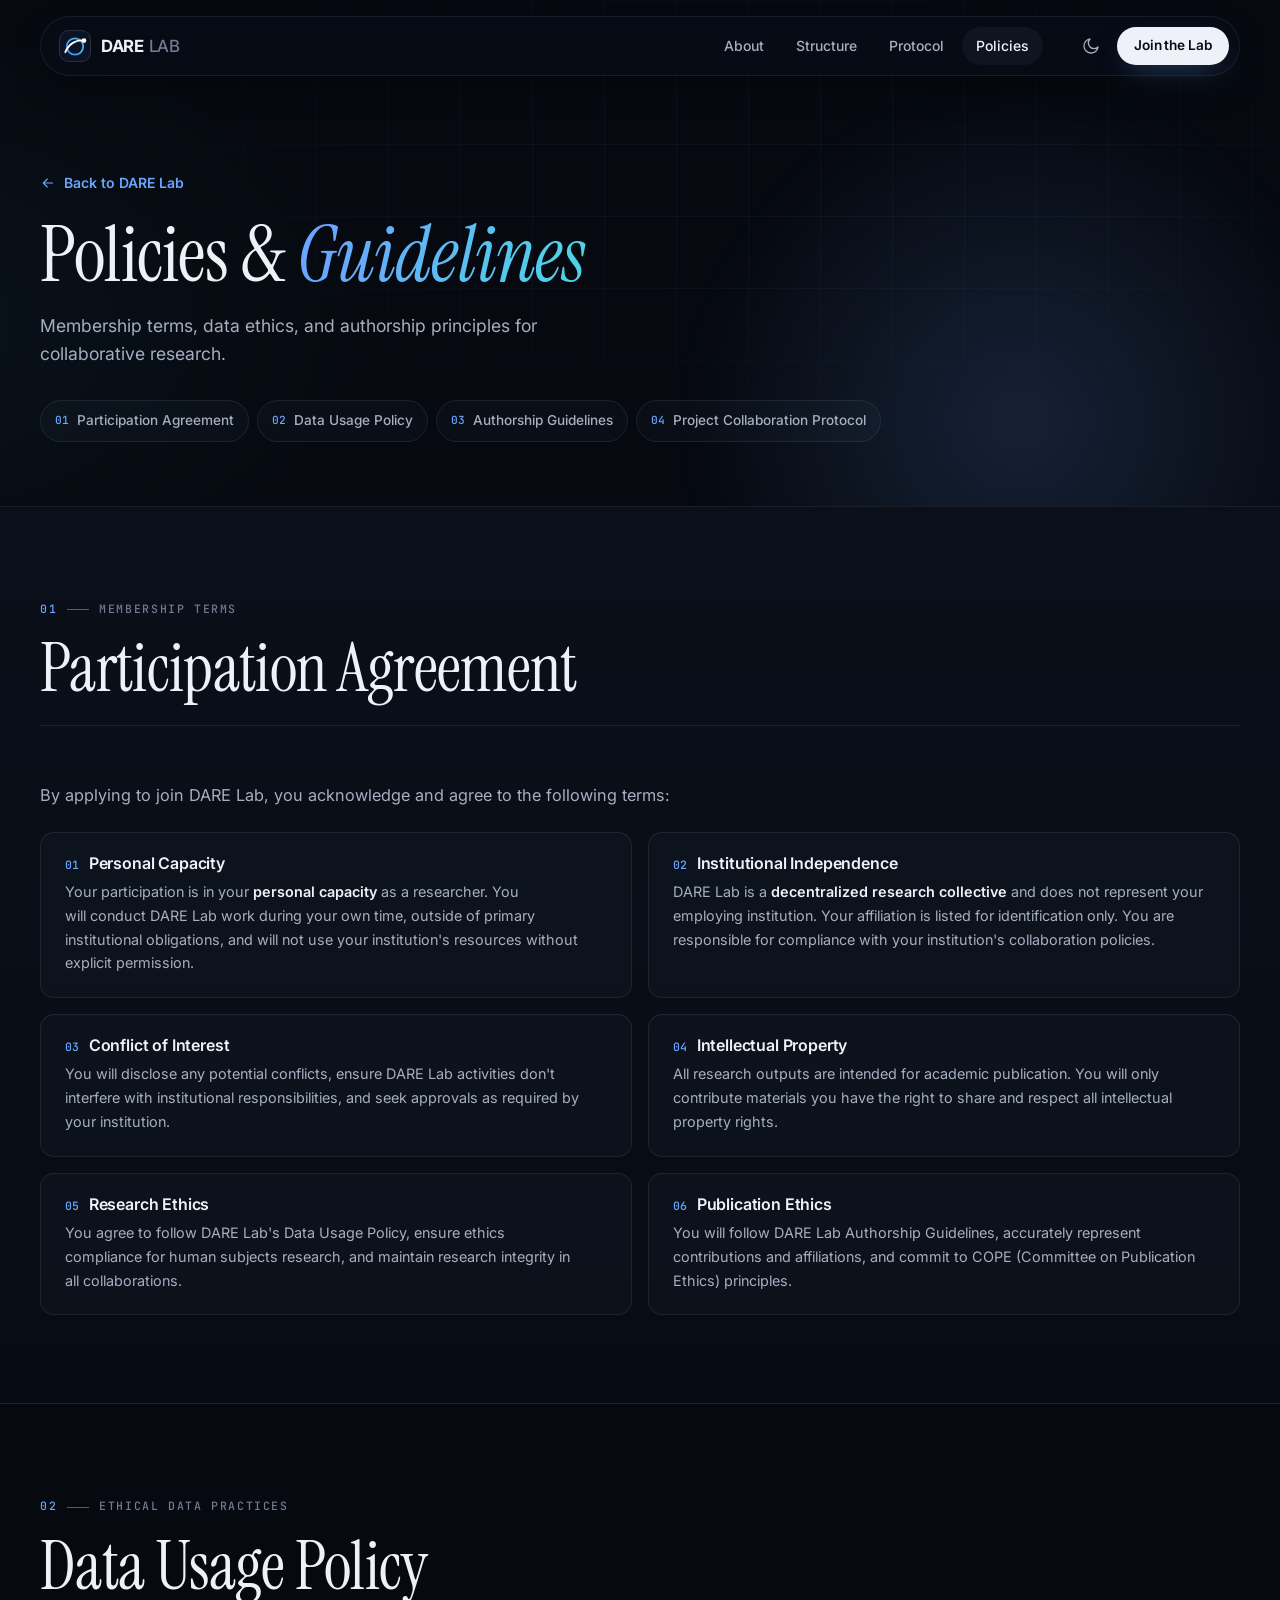
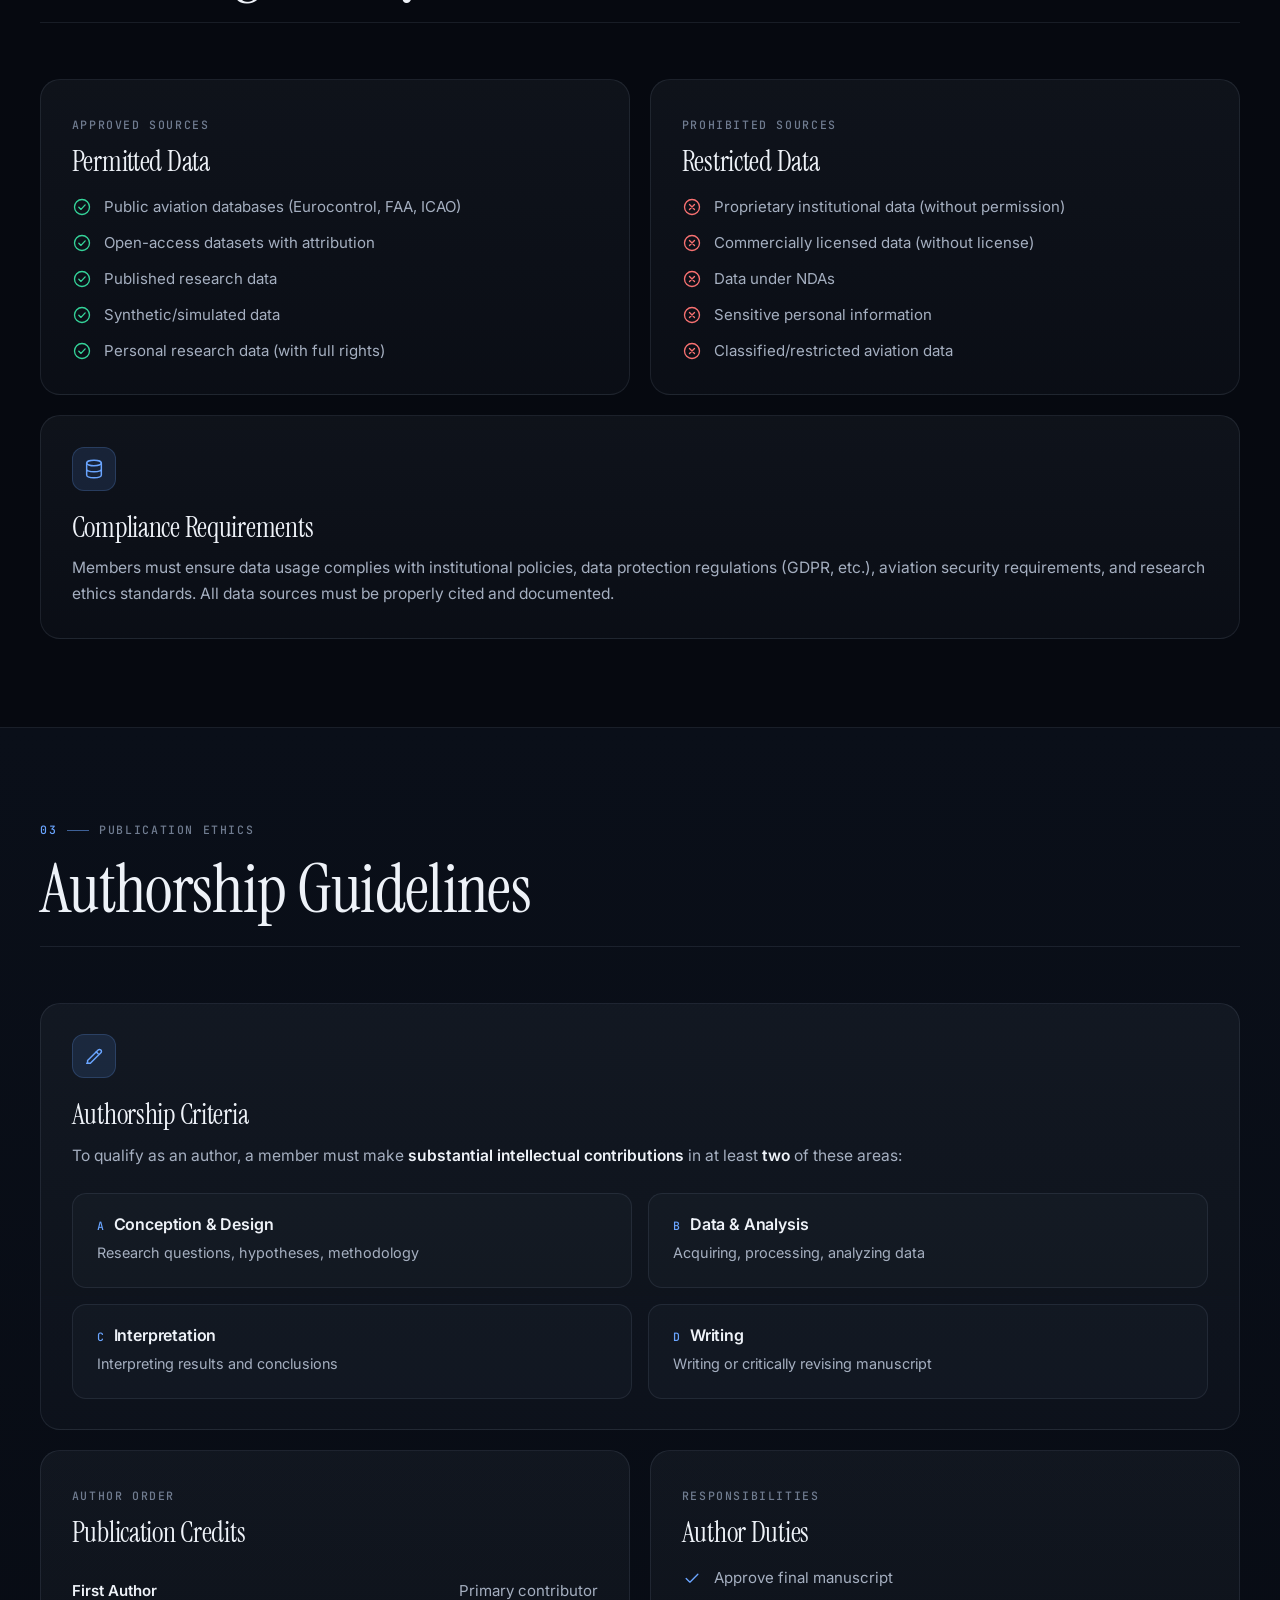
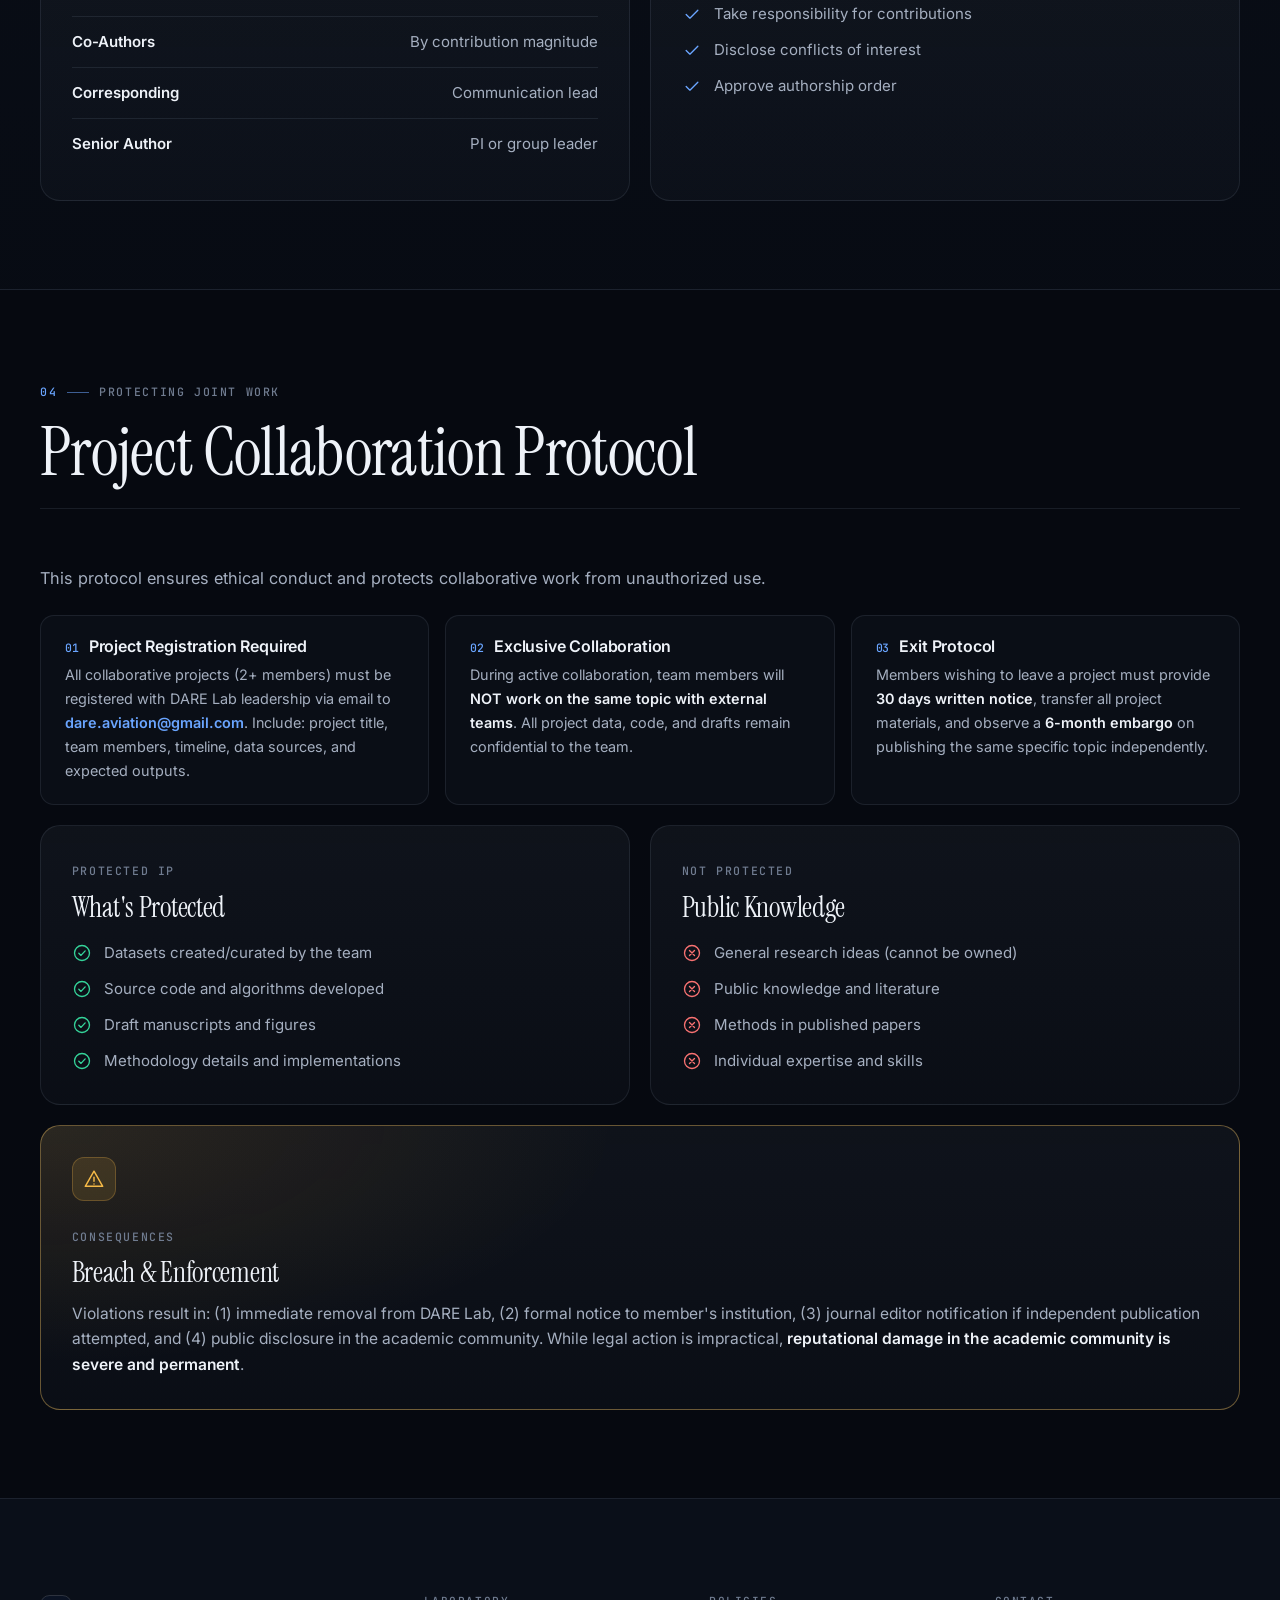
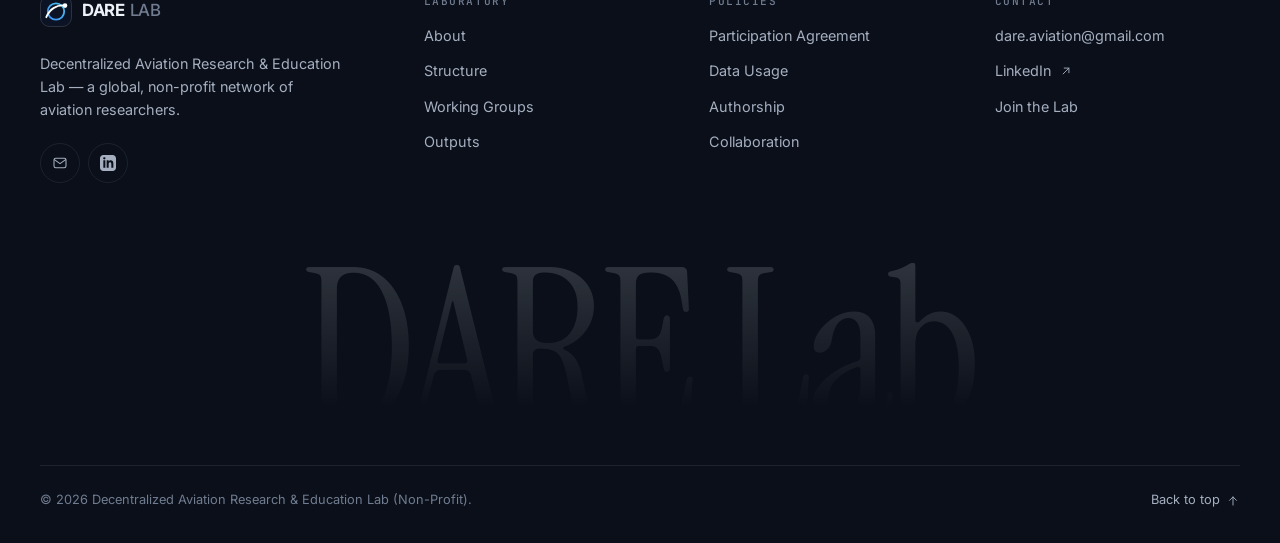
<file: policies.html>
<!DOCTYPE html>
<html lang="en" data-theme="dark">

<head>
    <meta charset="utf-8">
    <meta name="viewport" content="width=device-width, initial-scale=1">
    <title>Policies &amp; Guidelines — DARE Lab</title>
    <meta name="description" content="DARE Lab membership policies, data usage guidelines, and authorship principles">
    <meta name="theme-color" content="#060910">
    <meta name="color-scheme" content="dark light">
    <link rel="canonical" href="https://dareaviation.github.io/dare-lab/policies.html">

    <link rel="icon" href="assets/favicon.svg" type="image/svg+xml">
    <link rel="icon" href="assets/favicon-32.png" sizes="32x32" type="image/png">
    <link rel="apple-touch-icon" href="assets/apple-touch-icon.png">

    <meta property="og:type" content="website">
    <meta property="og:site_name" content="DARE Lab">
    <meta property="og:title" content="Policies &amp; Guidelines — DARE Lab">
    <meta property="og:description" content="Membership terms, data ethics, and authorship principles for collaborative research.">
    <meta property="og:url" content="https://dareaviation.github.io/dare-lab/policies.html">
    <meta property="og:image" content="https://dareaviation.github.io/dare-lab/assets/og-dare.jpg">
    <meta name="twitter:card" content="summary_large_image">

    <script>
        (function () {
            var d = document.documentElement;
            d.classList.add('js');
            try { var t = localStorage.getItem('dare_theme'); if (t === 'light' || t === 'dark') d.setAttribute('data-theme', t); } catch (e) { }
            // Fail-safe: if js/main.js has not started within 2.5 s, show all content anyway
            setTimeout(function () { if (!d.classList.contains('reveal-ready')) d.classList.remove('js'); }, 2500);
        })();
    </script>

    <link rel="preconnect" href="https://fonts.googleapis.com">
    <link rel="preconnect" href="https://fonts.gstatic.com" crossorigin>
    <link
        href="https://fonts.googleapis.com/css2?family=Instrument+Serif:ital@0;1&family=Inter:wght@400;500;600;700&family=JetBrains+Mono:wght@400;500&display=swap"
        rel="stylesheet">

    <link rel="stylesheet" href="styles/main.css?v=20261026-2">
</head>

<body>
    <a class="skip-link" href="#main">Skip to content</a>

    <!-- Icon sprite -->
    <svg width="0" height="0" style="position:absolute" aria-hidden="true" focusable="false">
        <symbol id="i-arrow-right" viewBox="0 0 24 24"><path d="M5 12h14M13 6l6 6-6 6"/></symbol>
        <symbol id="i-arrow-left" viewBox="0 0 24 24"><path d="M19 12H5M11 6l-6 6 6 6"/></symbol>
        <symbol id="i-arrow-up" viewBox="0 0 24 24"><path d="M12 19V5M6 11l6-6 6 6"/></symbol>
        <symbol id="i-arrow-up-right" viewBox="0 0 24 24"><path d="M7 17 17 7M9 7h8v8"/></symbol>
        <symbol id="i-sun" viewBox="0 0 24 24"><circle cx="12" cy="12" r="4"/><path d="M12 2.5v2M12 19.5v2M4.6 4.6l1.4 1.4M18 18l1.4 1.4M2.5 12h2M19.5 12h2M4.6 19.4 6 18M18 6l1.4-1.4"/></symbol>
        <symbol id="i-moon" viewBox="0 0 24 24"><path d="M20.5 13.2A8.5 8.5 0 1 1 10.8 3.5a6.6 6.6 0 0 0 9.7 9.7z"/></symbol>
        <symbol id="i-mail" viewBox="0 0 24 24"><rect x="3" y="5" width="18" height="14" rx="2.5"/><path d="m3.5 7 8.5 6 8.5-6"/></symbol>
        <symbol id="i-linkedin" viewBox="0 0 24 24"><path fill="currentColor" stroke="none" d="M19 0h-14c-2.761 0-5 2.239-5 5v14c0 2.761 2.239 5 5 5h14c2.762 0 5-2.239 5-5v-14c0-2.761-2.238-5-5-5zm-11 19h-3v-11h3v11zm-1.5-12.268c-.966 0-1.75-.79-1.75-1.764s.784-1.764 1.75-1.764 1.75.79 1.75 1.764-.783 1.764-1.75 1.764zm13.5 12.268h-3v-5.604c0-3.368-4-3.113-4 0v5.604h-3v-11h3v1.765c1.396-2.586 7-2.777 7 2.476v6.759z"/></symbol>
        <symbol id="i-check" viewBox="0 0 24 24"><path d="m5 12.5 4.5 4.5L19 7.5"/></symbol>
        <symbol id="i-check-circle" viewBox="0 0 24 24"><circle cx="12" cy="12" r="9"/><path d="m8.2 12.3 2.6 2.6 5-5.4"/></symbol>
        <symbol id="i-x-circle" viewBox="0 0 24 24"><circle cx="12" cy="12" r="9"/><path d="m9 9 6 6M15 9l-6 6"/></symbol>
        <symbol id="i-alert" viewBox="0 0 24 24"><path d="M12 3.5 2.5 20h19z"/><path d="M12 10v4.5M12 17.5h.01"/></symbol>
        <symbol id="i-database" viewBox="0 0 24 24"><ellipse cx="12" cy="5.5" rx="8" ry="3"/><path d="M4 5.5v13c0 1.7 3.6 3 8 3s8-1.3 8-3v-13M4 12c0 1.7 3.6 3 8 3s8-1.3 8-3"/></symbol>
        <symbol id="i-pen" viewBox="0 0 24 24"><path d="M4 20h4L19.5 8.5a2.1 2.1 0 0 0-3-3L5 17v3z"/><path d="m14.5 7.5 2 2"/></symbol>
        <symbol id="i-users" viewBox="0 0 24 24"><circle cx="9" cy="8" r="3.2"/><path d="M2.8 20c.6-3.5 3.1-5.7 6.2-5.7s5.6 2.2 6.2 5.7M16 4.9a3.2 3.2 0 0 1 0 6.2M18.2 14.6c1.6.8 2.7 2.7 3 5.4"/></symbol>
        <symbol id="i-shield" viewBox="0 0 24 24"><path d="M12 3 4.5 6v5.5c0 4.6 3.1 8.3 7.5 9.5 4.4-1.2 7.5-4.9 7.5-9.5V6L12 3z"/><path d="m8.8 12 2.3 2.3 4.2-4.6"/></symbol>
        <symbol id="i-list" viewBox="0 0 24 24"><path d="M9 6h11M9 12h11M9 18h11"/><circle cx="4.5" cy="6" r="1" fill="currentColor" stroke="none"/><circle cx="4.5" cy="12" r="1" fill="currentColor" stroke="none"/><circle cx="4.5" cy="18" r="1" fill="currentColor" stroke="none"/></symbol>
    </svg>

    <!-- Header -->
    <header class="site-header" id="siteHeader">
        <nav class="nav" aria-label="Primary">
            <a class="brand" href="index.html" aria-label="DARE Lab — home">
                <svg class="brand__mark" width="32" height="32" viewBox="0 0 32 32" aria-hidden="true">
                    <defs>
                        <linearGradient id="markGradNav" x1="4" y1="28" x2="28" y2="4" gradientUnits="userSpaceOnUse">
                            <stop offset="0" stop-color="#3b82f6" />
                            <stop offset="1" stop-color="#4fd1e8" />
                        </linearGradient>
                    </defs>
                    <rect x="0.5" y="0.5" width="31" height="31" rx="9" fill="#0b1324" stroke="rgba(255,255,255,0.14)" />
                    <circle cx="16" cy="16.5" r="8.2" fill="none" stroke="url(#markGradNav)" stroke-width="1.8" />
                    <path d="M6.3 22.2C9.6 14 17 9.4 25 10.6" fill="none" stroke="#fff" stroke-width="1.8" stroke-linecap="round" />
                    <circle cx="25" cy="10.6" r="2.3" fill="#fff" />
                </svg>
                <span class="brand__word">DARE<span>LAB</span></span>
            </a>

            <div class="nav__links">
                <a href="index.html#about">About</a>
                <a href="index.html#structure">Structure</a>
                <a href="index.html#protocol">Protocol</a>
                <a href="policies.html" aria-current="page">Policies</a>
            </div>

            <div class="nav__actions">
                <button class="icon-btn theme-toggle" id="themeBtn" type="button" aria-label="Switch between dark and light theme">
                    <svg width="20" height="20" class="icon icon--moon"><use href="#i-moon" /></svg>
                    <svg width="20" height="20" class="icon icon--sun"><use href="#i-sun" /></svg>
                </button>
                <a class="btn btn--primary btn--sm nav__cta" href="index.html#join">Join the Lab</a>
                <button class="icon-btn menu-toggle" id="menuBtn" type="button" aria-label="Open menu" aria-expanded="false" aria-controls="drawer">
                    <span class="burger" aria-hidden="true"><span></span><span></span></span>
                </button>
            </div>
        </nav>
    </header>

    <div class="drawer" id="drawer">
        <nav class="drawer__nav" aria-label="Mobile">
            <a href="index.html#about"><span>01</span>About</a>
            <a href="index.html#structure"><span>02</span>Structure</a>
            <a href="index.html#protocol"><span>07</span>Protocol</a>
            <a href="policies.html"><span>—</span>Policies</a>
            <a href="index.html#join"><span>08</span>Join</a>
        </nav>
        <div class="drawer__foot">
            <a href="mailto:dare.aviation@gmail.com"><svg width="20" height="20" class="icon icon--sm"><use href="#i-mail" /></svg>dare.aviation@gmail.com</a>
            <a href="https://www.linkedin.com/company/decentralized-aviation-research-education-lab" target="_blank" rel="noopener"><svg width="20" height="20" class="icon icon--sm"><use href="#i-linkedin" /></svg>LinkedIn</a>
        </div>
    </div>

    <main id="main">
        <!-- Page hero -->
        <section class="page-hero">
            <div class="hero__bg" aria-hidden="true"></div>
            <div class="container">
                <a class="text-link" href="index.html"><svg width="20" height="20" class="icon icon--sm"><use href="#i-arrow-left" /></svg>Back to DARE Lab</a>
                <h1>Policies &amp; <em>Guidelines</em></h1>
                <p>Membership terms, data ethics, and authorship principles for collaborative research.</p>
                <ul class="toc">
                    <li><a href="#agreement"><span>01</span>Participation Agreement</a></li>
                    <li><a href="#data-policy"><span>02</span>Data Usage Policy</a></li>
                    <li><a href="#authorship"><span>03</span>Authorship Guidelines</a></li>
                    <li><a href="#collaboration"><span>04</span>Project Collaboration Protocol</a></li>
                </ul>
            </div>
        </section>

        <!-- 01 · Participation agreement -->
        <section class="policy-section section--alt" id="agreement">
            <div class="container">
                <header class="section-head" data-reveal>
                    <div>
                        <span class="eyebrow"><span class="eyebrow__num">01</span>Membership Terms</span>
                        <h2>Participation Agreement</h2>
                    </div>
                </header>

                <p class="policy-intro" data-reveal>By applying to join DARE Lab, you acknowledge and agree to the following terms:</p>

                <div class="clause-grid">
                    <div class="clause" data-reveal>
                        <h3><span>01</span>Personal Capacity</h3>
                        <p>Your participation is in your <strong>personal capacity</strong> as a researcher. You will
                            conduct DARE Lab work during your own time, outside of primary institutional obligations,
                            and will not use your institution's resources without explicit permission.</p>
                    </div>
                    <div class="clause" data-reveal>
                        <h3><span>02</span>Institutional Independence</h3>
                        <p>DARE Lab is a <strong>decentralized research collective</strong> and does not represent your
                            employing institution. Your affiliation is listed for identification only. You are
                            responsible for compliance with your institution's collaboration policies.</p>
                    </div>
                    <div class="clause" data-reveal>
                        <h3><span>03</span>Conflict of Interest</h3>
                        <p>You will disclose any potential conflicts, ensure DARE Lab activities don't interfere with
                            institutional responsibilities, and seek approvals as required by your institution.</p>
                    </div>
                    <div class="clause" data-reveal>
                        <h3><span>04</span>Intellectual Property</h3>
                        <p>All research outputs are intended for academic publication. You will only contribute
                            materials you have the right to share and respect all intellectual property rights.</p>
                    </div>
                    <div class="clause" data-reveal>
                        <h3><span>05</span>Research Ethics</h3>
                        <p>You agree to follow DARE Lab's Data Usage Policy, ensure ethics compliance for human
                            subjects research, and maintain research integrity in all collaborations.</p>
                    </div>
                    <div class="clause" data-reveal>
                        <h3><span>06</span>Publication Ethics</h3>
                        <p>You will follow DARE Lab Authorship Guidelines, accurately represent contributions and
                            affiliations, and commit to COPE (Committee on Publication Ethics) principles.</p>
                    </div>
                </div>
            </div>
        </section>

        <!-- 02 · Data usage policy -->
        <section class="policy-section" id="data-policy">
            <div class="container">
                <header class="section-head" data-reveal>
                    <div>
                        <span class="eyebrow"><span class="eyebrow__num">02</span>Ethical Data Practices</span>
                        <h2>Data Usage Policy</h2>
                    </div>
                </header>

                <div class="policy-stack">
                    <div class="policy-grid">
                        <article class="card policy-card" data-reveal>
                            <span class="eyebrow">Approved Sources</span>
                            <h3>Permitted Data</h3>
                            <ul class="check-list check-list--good">
                                <li><svg width="20" height="20" class="icon"><use href="#i-check-circle" /></svg>Public aviation databases (Eurocontrol, FAA, ICAO)</li>
                                <li><svg width="20" height="20" class="icon"><use href="#i-check-circle" /></svg>Open-access datasets with attribution</li>
                                <li><svg width="20" height="20" class="icon"><use href="#i-check-circle" /></svg>Published research data</li>
                                <li><svg width="20" height="20" class="icon"><use href="#i-check-circle" /></svg>Synthetic/simulated data</li>
                                <li><svg width="20" height="20" class="icon"><use href="#i-check-circle" /></svg>Personal research data (with full rights)</li>
                            </ul>
                        </article>

                        <article class="card policy-card" data-reveal>
                            <span class="eyebrow">Prohibited Sources</span>
                            <h3>Restricted Data</h3>
                            <ul class="check-list check-list--bad">
                                <li><svg width="20" height="20" class="icon"><use href="#i-x-circle" /></svg>Proprietary institutional data (without permission)</li>
                                <li><svg width="20" height="20" class="icon"><use href="#i-x-circle" /></svg>Commercially licensed data (without license)</li>
                                <li><svg width="20" height="20" class="icon"><use href="#i-x-circle" /></svg>Data under NDAs</li>
                                <li><svg width="20" height="20" class="icon"><use href="#i-x-circle" /></svg>Sensitive personal information</li>
                                <li><svg width="20" height="20" class="icon"><use href="#i-x-circle" /></svg>Classified/restricted aviation data</li>
                            </ul>
                        </article>
                    </div>

                    <article class="card policy-card" data-reveal>
                        <span class="card__icon"><svg width="20" height="20" class="icon"><use href="#i-database" /></svg></span>
                        <h3>Compliance Requirements</h3>
                        <p>Members must ensure data usage complies with institutional policies, data protection
                            regulations (GDPR, etc.), aviation security requirements, and research ethics standards. All
                            data sources must be properly cited and documented.</p>
                    </article>
                </div>
            </div>
        </section>

        <!-- 03 · Authorship guidelines -->
        <section class="policy-section section--alt" id="authorship">
            <div class="container">
                <header class="section-head" data-reveal>
                    <div>
                        <span class="eyebrow"><span class="eyebrow__num">03</span>Publication Ethics</span>
                        <h2>Authorship Guidelines</h2>
                    </div>
                </header>

                <div class="policy-stack">
                    <article class="card policy-card" data-reveal>
                        <span class="card__icon"><svg width="20" height="20" class="icon"><use href="#i-pen" /></svg></span>
                        <h3>Authorship Criteria</h3>
                        <p>To qualify as an author, a member must make <strong>substantial intellectual
                                contributions</strong> in at least <strong>two</strong> of these areas:</p>

                        <div class="clause-grid" style="margin-top: 24px;">
                            <div class="clause">
                                <h4><span>A</span>Conception &amp; Design</h4>
                                <p>Research questions, hypotheses, methodology</p>
                            </div>
                            <div class="clause">
                                <h4><span>B</span>Data &amp; Analysis</h4>
                                <p>Acquiring, processing, analyzing data</p>
                            </div>
                            <div class="clause">
                                <h4><span>C</span>Interpretation</h4>
                                <p>Interpreting results and conclusions</p>
                            </div>
                            <div class="clause">
                                <h4><span>D</span>Writing</h4>
                                <p>Writing or critically revising manuscript</p>
                            </div>
                        </div>
                    </article>

                    <div class="policy-grid">
                        <article class="card policy-card" data-reveal>
                            <span class="eyebrow">Author Order</span>
                            <h3>Publication Credits</h3>
                            <dl class="kv-list">
                                <div><dt>First Author</dt><dd>Primary contributor</dd></div>
                                <div><dt>Co-Authors</dt><dd>By contribution magnitude</dd></div>
                                <div><dt>Corresponding</dt><dd>Communication lead</dd></div>
                                <div><dt>Senior Author</dt><dd>PI or group leader</dd></div>
                            </dl>
                        </article>

                        <article class="card policy-card" data-reveal>
                            <span class="eyebrow">Responsibilities</span>
                            <h3>Author Duties</h3>
                            <ul class="check-list check-list--accent">
                                <li><svg width="20" height="20" class="icon"><use href="#i-check" /></svg>Approve final manuscript</li>
                                <li><svg width="20" height="20" class="icon"><use href="#i-check" /></svg>Take responsibility for contributions</li>
                                <li><svg width="20" height="20" class="icon"><use href="#i-check" /></svg>Disclose conflicts of interest</li>
                                <li><svg width="20" height="20" class="icon"><use href="#i-check" /></svg>Approve authorship order</li>
                            </ul>
                        </article>
                    </div>
                </div>
            </div>
        </section>

        <!-- 04 · Project collaboration protocol -->
        <section class="policy-section" id="collaboration">
            <div class="container">
                <header class="section-head" data-reveal>
                    <div>
                        <span class="eyebrow"><span class="eyebrow__num">04</span>Protecting Joint Work</span>
                        <h2>Project Collaboration Protocol</h2>
                    </div>
                </header>

                <p class="policy-intro" data-reveal>This protocol ensures ethical conduct and protects collaborative
                    work from unauthorized use.</p>

                <div class="policy-stack">
                    <div class="clause-grid" style="grid-template-columns: repeat(auto-fit, minmax(260px, 1fr));">
                        <div class="clause" data-reveal>
                            <h3><span>01</span>Project Registration Required</h3>
                            <p>All collaborative projects (2+ members) must be registered with DARE Lab leadership via
                                email to <a href="mailto:dare.aviation@gmail.com" class="text-link" style="display:inline; font-size:inherit;">dare.aviation@gmail.com</a>.
                                Include: project title, team members, timeline, data sources, and expected outputs.</p>
                        </div>
                        <div class="clause" data-reveal>
                            <h3><span>02</span>Exclusive Collaboration</h3>
                            <p>During active collaboration, team members will <strong>NOT work on the same topic with
                                    external teams</strong>. All project data, code, and drafts remain confidential to
                                the team.</p>
                        </div>
                        <div class="clause" data-reveal>
                            <h3><span>03</span>Exit Protocol</h3>
                            <p>Members wishing to leave a project must provide <strong>30 days written notice</strong>,
                                transfer all project materials, and observe a <strong>6-month embargo</strong> on
                                publishing the same specific topic independently.</p>
                        </div>
                    </div>

                    <div class="policy-grid">
                        <article class="card policy-card" data-reveal>
                            <span class="eyebrow">Protected IP</span>
                            <h3>What's Protected</h3>
                            <ul class="check-list check-list--good">
                                <li><svg width="20" height="20" class="icon"><use href="#i-check-circle" /></svg>Datasets created/curated by the team</li>
                                <li><svg width="20" height="20" class="icon"><use href="#i-check-circle" /></svg>Source code and algorithms developed</li>
                                <li><svg width="20" height="20" class="icon"><use href="#i-check-circle" /></svg>Draft manuscripts and figures</li>
                                <li><svg width="20" height="20" class="icon"><use href="#i-check-circle" /></svg>Methodology details and implementations</li>
                            </ul>
                        </article>

                        <article class="card policy-card" data-reveal>
                            <span class="eyebrow">Not Protected</span>
                            <h3>Public Knowledge</h3>
                            <ul class="check-list check-list--bad">
                                <li><svg width="20" height="20" class="icon"><use href="#i-x-circle" /></svg>General research ideas (cannot be owned)</li>
                                <li><svg width="20" height="20" class="icon"><use href="#i-x-circle" /></svg>Public knowledge and literature</li>
                                <li><svg width="20" height="20" class="icon"><use href="#i-x-circle" /></svg>Methods in published papers</li>
                                <li><svg width="20" height="20" class="icon"><use href="#i-x-circle" /></svg>Individual expertise and skills</li>
                            </ul>
                        </article>
                    </div>

                    <article class="card policy-card policy-card--warn" data-reveal>
                        <span class="card__icon"><svg width="20" height="20" class="icon"><use href="#i-alert" /></svg></span>
                        <span class="eyebrow">Consequences</span>
                        <h3>Breach &amp; Enforcement</h3>
                        <p>Violations result in: (1) immediate removal from DARE Lab, (2) formal notice to member's
                            institution, (3) journal editor notification if independent publication attempted, and (4)
                            public disclosure in the academic community. While legal action is impractical,
                            <strong>reputational damage in the academic community is severe and permanent</strong>.</p>
                    </article>
                </div>
            </div>
        </section>
    </main>

    <!-- Footer -->
    <footer class="site-footer">
        <div class="container">
            <div class="footer-top">
                <div class="footer-brand">
                    <a class="brand" href="index.html" aria-label="DARE Lab — home">
                        <svg class="brand__mark" width="32" height="32" viewBox="0 0 32 32" aria-hidden="true">
                            <defs>
                                <linearGradient id="markGradFooter" x1="4" y1="28" x2="28" y2="4" gradientUnits="userSpaceOnUse">
                                    <stop offset="0" stop-color="#3b82f6" />
                                    <stop offset="1" stop-color="#4fd1e8" />
                                </linearGradient>
                            </defs>
                            <rect x="0.5" y="0.5" width="31" height="31" rx="9" fill="#0b1324" stroke="rgba(255,255,255,0.14)" />
                            <circle cx="16" cy="16.5" r="8.2" fill="none" stroke="url(#markGradFooter)" stroke-width="1.8" />
                            <path d="M6.3 22.2C9.6 14 17 9.4 25 10.6" fill="none" stroke="#fff" stroke-width="1.8" stroke-linecap="round" />
                            <circle cx="25" cy="10.6" r="2.3" fill="#fff" />
                        </svg>
                        <span class="brand__word">DARE<span>LAB</span></span>
                    </a>
                    <p>Decentralized Aviation Research &amp; Education Lab — a global, non-profit network of aviation
                        researchers.</p>
                    <div class="footer-social">
                        <a class="icon-btn" href="mailto:dare.aviation@gmail.com" aria-label="Email DARE Lab"><svg width="20" height="20" class="icon icon--sm"><use href="#i-mail" /></svg></a>
                        <a class="icon-btn" href="https://www.linkedin.com/company/decentralized-aviation-research-education-lab" target="_blank" rel="noopener" aria-label="DARE Lab on LinkedIn"><svg width="20" height="20" class="icon icon--sm"><use href="#i-linkedin" /></svg></a>
                    </div>
                </div>

                <div class="footer-col">
                    <h4>Laboratory</h4>
                    <ul>
                        <li><a href="index.html#about">About</a></li>
                        <li><a href="index.html#structure">Structure</a></li>
                        <li><a href="index.html#working-groups">Working Groups</a></li>
                        <li><a href="index.html#outputs">Outputs</a></li>
                    </ul>
                </div>

                <div class="footer-col">
                    <h4>Policies</h4>
                    <ul>
                        <li><a href="#agreement">Participation Agreement</a></li>
                        <li><a href="#data-policy">Data Usage</a></li>
                        <li><a href="#authorship">Authorship</a></li>
                        <li><a href="#collaboration">Collaboration</a></li>
                    </ul>
                </div>

                <div class="footer-col">
                    <h4>Contact</h4>
                    <ul>
                        <li><a href="mailto:dare.aviation@gmail.com">dare.aviation@gmail.com</a></li>
                        <li><a href="https://www.linkedin.com/company/decentralized-aviation-research-education-lab" target="_blank" rel="noopener">LinkedIn <svg width="20" height="20" class="icon icon--xs"><use href="#i-arrow-up-right" /></svg></a></li>
                        <li><a href="index.html#join">Join the Lab</a></li>
                    </ul>
                </div>
            </div>

            <p class="footer-wordmark" aria-hidden="true">DARE Lab</p>

            <div class="footer-bottom">
                <p>© <span id="year">2024</span> Decentralized Aviation Research &amp; Education Lab (Non-Profit).</p>
                <a href="#main">Back to top <svg width="20" height="20" class="icon icon--xs"><use href="#i-arrow-up" /></svg></a>
            </div>
        </div>
    </footer>

    <script src="js/main.js?v=20261026-2" defer></script>
</body>

</html>
</file>
<file: styles/main.css>
/* =====================================================================
   DARE Lab — Decentralized Aviation Research & Education Lab
   Design system & site styles
   ---------------------------------------------------------------------
   1. Tokens (dark default + light theme)
   2. Base
   3. Primitives (buttons, labels, tags, cards, icons)
   4. Header & navigation
   5. Hero + globe
   6. Ticker
   7. Sections (about, team, working groups, outputs, updates,
      governance, protocol, join)
   8. Footer
   9. Policies page
   10. Motion & responsive
   ===================================================================== */

/* ---------------------------------------------------------------------
   1. Tokens
   --------------------------------------------------------------------- */
:root {
    --font-serif: 'Instrument Serif', 'Times New Roman', Georgia, serif;
    --font-sans: 'Inter', system-ui, -apple-system, 'Segoe UI', Roboto, 'Helvetica Neue', Arial, sans-serif;
    --font-mono: 'JetBrains Mono', ui-monospace, SFMono-Regular, Menlo, Consolas, monospace;

    --max: 1240px;
    --gutter: clamp(16px, 4vw, 40px);
    --radius-sm: 10px;
    --radius: 14px;
    --radius-lg: 20px;
    --radius-xl: 28px;
    --ease: cubic-bezier(0.2, 0.8, 0.2, 1);
    --header-h: 76px;

    /* Dark theme (default) */
    color-scheme: dark;
    --bg: #060910;
    --bg-2: #0a0f19;
    --bg-glow-1: rgba(59, 130, 246, 0.13);
    --bg-glow-2: rgba(79, 209, 232, 0.05);
    --surface: rgba(148, 163, 184, 0.035);
    --surface-2: rgba(148, 163, 184, 0.065);
    --surface-solid: #0c121d;
    --border: rgba(148, 163, 184, 0.13);
    --border-strong: rgba(148, 163, 184, 0.28);
    --text: #eef2f8;
    --text-muted: #a5afc0;
    --text-dim: #707c90;
    --accent: #6aa5ff;
    --accent-strong: #3b82f6;
    --accent-2: #4fd1e8;
    --accent-soft: rgba(91, 155, 255, 0.13);
    --on-accent: #ffffff;
    --gold: #e6bd6a;
    --gold-2: #f7dc9b;
    --gold-soft: rgba(230, 189, 106, 0.13);
    --good: #34d399;
    --warn: #f5b947;
    --warn-soft: rgba(245, 185, 71, 0.12);
    --spot: rgba(106, 165, 255, 0.1);
    --nav-bg: rgba(9, 13, 22, 0.66);
    --grid-line: rgba(148, 163, 184, 0.06);
    --shadow-lg: 0 30px 80px -30px rgba(0, 0, 0, 0.7);
    --shadow-md: 0 14px 40px -18px rgba(0, 0, 0, 0.65);
    --btn-primary-bg: #eef2f8;
    --btn-primary-fg: #070b14;

    /* Globe (RGB triplets so the canvas can apply alpha) */
    --globe-dot: 150, 178, 222;
    --globe-node: 106, 165, 255;
    --globe-arc: 79, 209, 232;
    --globe-label: 238, 242, 248;
    --globe-label-dim: 156, 170, 194;
    --globe-halo: 6, 9, 16;
    --globe-dot-alpha: 0.85;
    --globe-glow: 1;
}

[data-theme="light"] {
    color-scheme: light;
    --bg: #f6f7f9;
    --bg-2: #eef1f6;
    --bg-glow-1: rgba(37, 99, 235, 0.08);
    --bg-glow-2: rgba(8, 145, 178, 0.05);
    --surface: rgba(255, 255, 255, 0.7);
    --surface-2: rgba(255, 255, 255, 0.95);
    --surface-solid: #ffffff;
    --border: rgba(15, 23, 42, 0.09);
    --border-strong: rgba(15, 23, 42, 0.2);
    --text: #0a1220;
    --text-muted: #445168;
    --text-dim: #687489;
    --accent: #2563eb;
    --accent-strong: #2563eb;
    --accent-2: #0891b2;
    --accent-soft: rgba(37, 99, 235, 0.08);
    --gold: #9a6a12;
    --gold-2: #c28b20;
    --gold-soft: rgba(194, 139, 32, 0.1);
    --good: #059669;
    --warn: #b7791f;
    --warn-soft: rgba(183, 121, 31, 0.1);
    --spot: rgba(37, 99, 235, 0.06);
    --nav-bg: rgba(255, 255, 255, 0.72);
    --grid-line: rgba(15, 23, 42, 0.055);
    --shadow-lg: 0 30px 70px -32px rgba(15, 23, 42, 0.28);
    --shadow-md: 0 14px 34px -20px rgba(15, 23, 42, 0.25);
    --btn-primary-bg: #0a1220;
    --btn-primary-fg: #ffffff;

    --globe-dot: 71, 85, 110;
    --globe-node: 37, 99, 235;
    --globe-arc: 8, 145, 178;
    --globe-label: 10, 18, 32;
    --globe-label-dim: 80, 92, 112;
    --globe-halo: 246, 247, 249;
    --globe-dot-alpha: 0.62;
    --globe-glow: 0.75;
}

/* ---------------------------------------------------------------------
   2. Base
   --------------------------------------------------------------------- */
*,
*::before,
*::after {
    box-sizing: border-box;
}

html {
    scroll-behavior: smooth;
    scroll-padding-top: calc(var(--header-h) + 16px);
    -webkit-text-size-adjust: 100%;
    text-size-adjust: 100%;
}

body {
    margin: 0;
    min-height: 100vh;
    font-family: var(--font-sans);
    font-size: 16px;
    line-height: 1.6;
    color: var(--text);
    background-color: var(--bg);
    background-image:
        radial-gradient(1100px 620px at 88% -8%, var(--bg-glow-1), transparent 62%),
        radial-gradient(900px 520px at -12% 6%, var(--bg-glow-2), transparent 60%);
    background-repeat: no-repeat;
    -webkit-font-smoothing: antialiased;
    -moz-osx-font-smoothing: grayscale;
    overflow-x: hidden;
    transition: background-color 0.4s var(--ease), color 0.4s var(--ease);
}

body.is-locked {
    overflow: hidden;
}

h1,
h2,
h3,
h4 {
    font-family: var(--font-serif);
    font-weight: 400;
    margin: 0;
    letter-spacing: -0.01em;
    line-height: 1.08;
    text-wrap: balance;
}

h1 em,
h2 em,
h3 em,
h4 em {
    font-style: italic;
}

p {
    margin: 0;
    text-wrap: pretty;
}

ul,
ol {
    margin: 0;
    padding: 0;
}

a {
    color: inherit;
    text-decoration: none;
}

img {
    display: block;
    max-width: 100%;
}

button,
input,
textarea {
    font: inherit;
    color: inherit;
}

::selection {
    background: var(--accent-strong);
    color: #fff;
}

:focus-visible {
    outline: 2px solid var(--accent);
    outline-offset: 3px;
    border-radius: 6px;
}

.container {
    width: min(var(--max), 100% - 2 * var(--gutter));
    margin-inline: auto;
}

.skip-link {
    position: fixed;
    top: 12px;
    left: 12px;
    z-index: 3000;
    padding: 10px 16px;
    border-radius: 999px;
    background: var(--btn-primary-bg);
    color: var(--btn-primary-fg);
    font-weight: 600;
    font-size: 0.875rem;
    transform: translateY(-160%);
    transition: transform 0.2s var(--ease);
}

.skip-link:focus {
    transform: none;
}

.visually-hidden {
    position: absolute !important;
    width: 1px;
    height: 1px;
    padding: 0;
    margin: -1px;
    overflow: hidden;
    clip: rect(0, 0, 0, 0);
    white-space: nowrap;
    border: 0;
}

/* ---------------------------------------------------------------------
   3. Primitives
   --------------------------------------------------------------------- */
.icon {
    width: 20px;
    height: 20px;
    flex-shrink: 0;
    fill: none;
    stroke: currentColor;
    stroke-width: 1.6;
    stroke-linecap: round;
    stroke-linejoin: round;
}

.icon--sm {
    width: 16px;
    height: 16px;
}

.icon--xs {
    width: 14px;
    height: 14px;
}

.icon--fill {
    fill: currentColor;
    stroke: none;
}

/* Mono micro-label */
.eyebrow {
    display: inline-flex;
    align-items: center;
    gap: 10px;
    font-family: var(--font-mono);
    font-size: 0.72rem;
    font-weight: 500;
    letter-spacing: 0.14em;
    text-transform: uppercase;
    color: var(--text-dim);
    line-height: 1.4;
}

.eyebrow__num {
    color: var(--accent);
}

.eyebrow__num::after {
    content: "";
    display: inline-block;
    width: 22px;
    height: 1px;
    margin-left: 10px;
    vertical-align: middle;
    background: currentColor;
    opacity: 0.55;
}

.eyebrow--accent {
    color: var(--accent);
}

.eyebrow--gold {
    color: var(--gold);
}

/* Buttons */
.btn {
    --btn-h: 48px;
    display: inline-flex;
    align-items: center;
    justify-content: center;
    gap: 10px;
    height: var(--btn-h);
    padding: 0 22px;
    border-radius: 999px;
    border: 1px solid transparent;
    font-family: var(--font-sans);
    font-size: 0.925rem;
    font-weight: 600;
    letter-spacing: -0.005em;
    line-height: 1;
    white-space: nowrap;
    cursor: pointer;
    transition: transform 0.25s var(--ease), background-color 0.25s var(--ease), border-color 0.25s var(--ease), color 0.25s var(--ease), box-shadow 0.25s var(--ease), opacity 0.25s var(--ease);
}

.btn .icon {
    width: 18px;
    height: 18px;
    transition: transform 0.25s var(--ease);
}

.btn--primary {
    background: var(--btn-primary-bg);
    color: var(--btn-primary-fg);
    box-shadow: 0 10px 30px -12px rgba(106, 165, 255, 0.55);
}

.btn--primary:hover {
    transform: translateY(-1px);
    box-shadow: 0 16px 36px -14px rgba(106, 165, 255, 0.7);
}

.btn--primary:hover .icon--arrow {
    transform: translateX(3px);
}

.btn--ghost {
    background: var(--surface);
    border-color: var(--border-strong);
    color: var(--text);
    -webkit-backdrop-filter: blur(8px);
    backdrop-filter: blur(8px);
}

.btn--ghost:hover {
    border-color: var(--text-dim);
    background: var(--surface-2);
}

.btn--sm {
    --btn-h: 38px;
    padding: 0 16px;
    font-size: 0.85rem;
}

.btn--xs {
    --btn-h: 32px;
    padding: 0 12px;
    font-size: 0.78rem;
    gap: 7px;
}

.btn--xs .icon {
    width: 15px;
    height: 15px;
}

.btn--block {
    width: 100%;
}

.btn:disabled,
.btn[aria-disabled="true"] {
    opacity: 0.45;
    cursor: not-allowed;
    transform: none;
    box-shadow: none;
}

.icon-btn {
    display: inline-grid;
    place-items: center;
    width: 40px;
    height: 40px;
    padding: 0;
    border: 1px solid transparent;
    border-radius: 999px;
    background: transparent;
    color: var(--text-muted);
    cursor: pointer;
    transition: color 0.2s var(--ease), background-color 0.2s var(--ease), border-color 0.2s var(--ease);
}

.icon-btn:hover {
    color: var(--text);
    background: var(--surface-2);
    border-color: var(--border);
}

/* Tags & chips */
.tag {
    display: inline-flex;
    align-items: center;
    gap: 6px;
    padding: 5px 10px;
    border-radius: 999px;
    font-family: var(--font-mono);
    font-size: 0.66rem;
    font-weight: 500;
    letter-spacing: 0.1em;
    text-transform: uppercase;
    line-height: 1.2;
    color: var(--accent);
    background: var(--accent-soft);
    border: 1px solid color-mix(in srgb, var(--accent) 22%, transparent);
    white-space: nowrap;
}

.tag--gold {
    color: var(--gold);
    background: var(--gold-soft);
    border-color: color-mix(in srgb, var(--gold) 35%, transparent);
}

.tag--warn {
    color: var(--warn);
    background: var(--warn-soft);
    border-color: color-mix(in srgb, var(--warn) 30%, transparent);
}

.tag__dot {
    width: 6px;
    height: 6px;
    border-radius: 50%;
    background: currentColor;
    box-shadow: 0 0 0 3px color-mix(in srgb, currentColor 22%, transparent);
}

.chips {
    display: flex;
    flex-wrap: wrap;
    gap: 8px;
    list-style: none;
}

.chip {
    display: inline-flex;
    align-items: center;
    padding: 7px 12px;
    border-radius: 999px;
    font-size: 0.82rem;
    font-weight: 500;
    color: var(--text);
    background: var(--surface-2);
    border: 1px solid var(--border);
    line-height: 1.3;
}

.iata {
    display: inline-flex;
    align-items: center;
    padding: 2px 6px;
    border-radius: 6px;
    font-family: var(--font-mono);
    font-size: 0.66rem;
    font-weight: 500;
    letter-spacing: 0.08em;
    color: var(--text-dim);
    border: 1px solid var(--border);
    line-height: 1.3;
}

/* Text link with arrow */
.text-link {
    display: inline-flex;
    align-items: center;
    gap: 8px;
    font-size: 0.875rem;
    font-weight: 600;
    color: var(--accent);
    transition: gap 0.2s var(--ease), color 0.2s var(--ease);
}

.text-link:hover {
    gap: 11px;
}

/* Card surface with cursor spotlight */
.card {
    position: relative;
    isolation: isolate;
    overflow: hidden;
    padding: clamp(22px, 2.4vw, 32px);
    border-radius: var(--radius-lg);
    border: 1px solid var(--border);
    background: linear-gradient(180deg, var(--surface-2), var(--surface));
    transition: border-color 0.35s var(--ease), transform 0.35s var(--ease), box-shadow 0.35s var(--ease), background-color 0.35s var(--ease);
}

.card::before {
    content: "";
    position: absolute;
    inset: 0;
    z-index: -1;
    pointer-events: none;
    background: radial-gradient(460px circle at var(--mx, 50%) var(--my, -30%), var(--spot), transparent 45%);
    opacity: 0;
    transition: opacity 0.4s var(--ease);
}

.card:hover {
    border-color: var(--border-strong);
}

.card:hover::before {
    opacity: 1;
}

.card__icon {
    display: grid;
    place-items: center;
    width: 44px;
    height: 44px;
    margin-bottom: 22px;
    border-radius: 12px;
    color: var(--accent);
    background: var(--accent-soft);
    border: 1px solid color-mix(in srgb, var(--accent) 20%, transparent);
}

.card__icon .icon {
    width: 22px;
    height: 22px;
}

.card h3 {
    font-size: clamp(1.6rem, 2.2vw, 2rem);
    margin: 10px 0 12px;
}

.card p {
    color: var(--text-muted);
    font-size: 0.975rem;
    line-height: 1.65;
}

/* ---------------------------------------------------------------------
   4. Header & navigation
   --------------------------------------------------------------------- */
.site-header {
    position: fixed;
    inset: 16px 0 auto;
    z-index: 1000;
    display: flex;
    justify-content: center;
    padding-inline: var(--gutter);
    pointer-events: none;
}

.nav {
    pointer-events: auto;
    display: flex;
    align-items: center;
    gap: 28px;
    width: min(var(--max), 100%);
    height: 60px;
    padding: 0 10px 0 18px;
    border-radius: 999px;
    border: 1px solid var(--border);
    background: var(--nav-bg);
    -webkit-backdrop-filter: saturate(160%) blur(16px);
    backdrop-filter: saturate(160%) blur(16px);
    box-shadow: var(--shadow-md);
    transition: border-color 0.3s var(--ease), background-color 0.3s var(--ease), box-shadow 0.3s var(--ease);
}

.site-header.is-scrolled .nav {
    border-color: var(--border-strong);
}

.brand {
    display: inline-flex;
    align-items: center;
    gap: 10px;
    margin-right: auto;
    font-weight: 700;
    letter-spacing: -0.02em;
}

.brand__mark {
    width: 32px;
    height: 32px;
    flex-shrink: 0;
}

.brand__word {
    font-size: 1.05rem;
    line-height: 1;
}

.brand__word span {
    margin-left: 5px;
    font-weight: 500;
    color: var(--text-dim);
}

.nav__links {
    display: flex;
    align-items: center;
    gap: 4px;
}

.nav__links a {
    position: relative;
    padding: 8px 14px;
    border-radius: 999px;
    font-size: 0.875rem;
    font-weight: 500;
    color: var(--text-muted);
    transition: color 0.2s var(--ease), background-color 0.2s var(--ease);
}

.nav__links a:hover {
    color: var(--text);
}

.nav__links a[aria-current="true"],
.nav__links a[aria-current="page"] {
    color: var(--text);
    background: var(--surface-2);
}

.nav__actions {
    display: flex;
    align-items: center;
    gap: 6px;
}

.theme-toggle .icon--sun {
    display: none;
}

[data-theme="light"] .theme-toggle .icon--sun {
    display: block;
}

[data-theme="light"] .theme-toggle .icon--moon {
    display: none;
}

.menu-toggle {
    display: none;
}

.burger {
    position: relative;
    width: 18px;
    height: 12px;
}

.burger span {
    position: absolute;
    left: 0;
    width: 100%;
    height: 1.6px;
    border-radius: 2px;
    background: currentColor;
    transition: transform 0.3s var(--ease), top 0.3s var(--ease);
}

.burger span:first-child {
    top: 2px;
}

.burger span:last-child {
    top: 9px;
}

.menu-toggle[aria-expanded="true"] .burger span:first-child {
    top: 5.5px;
    transform: rotate(45deg);
}

.menu-toggle[aria-expanded="true"] .burger span:last-child {
    top: 5.5px;
    transform: rotate(-45deg);
}

/* Mobile drawer */
.drawer {
    position: fixed;
    inset: 0;
    z-index: 900;
    display: flex;
    flex-direction: column;
    justify-content: space-between;
    padding: 120px var(--gutter) 40px;
    background: var(--bg);
    background-image: radial-gradient(700px 400px at 100% 0%, var(--bg-glow-1), transparent 65%);
    opacity: 0;
    visibility: hidden;
    transition: opacity 0.3s var(--ease), visibility 0.3s;
}

.drawer.is-open {
    opacity: 1;
    visibility: visible;
}

.drawer__nav {
    display: flex;
    flex-direction: column;
}

.drawer__nav a {
    display: flex;
    align-items: baseline;
    gap: 16px;
    padding: 14px 0;
    border-bottom: 1px solid var(--border);
    font-family: var(--font-serif);
    font-size: clamp(2rem, 8vw, 2.6rem);
    line-height: 1.1;
    transform: translateY(12px);
    opacity: 0;
    transition: transform 0.45s var(--ease), opacity 0.45s var(--ease);
}

.drawer.is-open .drawer__nav a {
    transform: none;
    opacity: 1;
}

.drawer__nav a span {
    font-family: var(--font-mono);
    font-size: 0.72rem;
    letter-spacing: 0.1em;
    color: var(--accent);
}

.drawer__foot {
    display: flex;
    flex-wrap: wrap;
    gap: 12px 20px;
    font-size: 0.9rem;
    color: var(--text-muted);
}

.drawer__foot a {
    display: inline-flex;
    align-items: center;
    gap: 8px;
}

/* ---------------------------------------------------------------------
   5. Hero + globe
   --------------------------------------------------------------------- */
.hero {
    position: relative;
    padding: calc(var(--header-h) + clamp(48px, 7vw, 88px)) 0 clamp(48px, 6vw, 80px);
    overflow: hidden;
}

.hero__bg {
    position: absolute;
    inset: 0;
    z-index: -1;
    pointer-events: none;
}

.hero__bg::before {
    content: "";
    position: absolute;
    inset: 0;
    background-image:
        linear-gradient(var(--grid-line) 1px, transparent 1px),
        linear-gradient(90deg, var(--grid-line) 1px, transparent 1px);
    background-size: 72px 72px;
    background-position: center top;
    -webkit-mask-image: radial-gradient(ellipse 75% 70% at 60% 35%, #000 25%, transparent 75%);
    mask-image: radial-gradient(ellipse 75% 70% at 60% 35%, #000 25%, transparent 75%);
}

.hero__bg::after {
    content: "";
    position: absolute;
    width: 760px;
    height: 760px;
    right: -120px;
    top: 40px;
    border-radius: 50%;
    background: radial-gradient(circle, rgba(var(--globe-node), 0.16), transparent 62%);
    filter: blur(20px);
}

.hero__grid {
    display: grid;
    grid-template-columns: minmax(0, 1.06fr) minmax(0, 0.94fr);
    align-items: center;
    gap: clamp(24px, 4vw, 56px);
}

.hero-badge {
    display: inline-flex;
    align-items: center;
    gap: 10px;
    max-width: 100%;
    margin-bottom: 28px;
    padding: 5px 14px 5px 5px;
    border-radius: 999px;
    border: 1px solid var(--border);
    background: var(--surface);
    -webkit-backdrop-filter: blur(8px);
    backdrop-filter: blur(8px);
    font-size: 0.82rem;
    color: var(--text-muted);
    transition: border-color 0.25s var(--ease), color 0.25s var(--ease);
}

.hero-badge:hover {
    border-color: var(--border-strong);
    color: var(--text);
}

.hero-badge__tag {
    padding: 4px 10px;
    border-radius: 999px;
    font-family: var(--font-mono);
    font-size: 0.66rem;
    font-weight: 500;
    letter-spacing: 0.12em;
    text-transform: uppercase;
    color: var(--on-accent);
    background: linear-gradient(135deg, var(--accent-strong), var(--accent-2));
}

.hero-badge__text {
    overflow: hidden;
    text-overflow: ellipsis;
    white-space: nowrap;
}

.hero-badge .icon {
    width: 15px;
    height: 15px;
    color: var(--text-dim);
}

.hero__title {
    font-size: clamp(2.9rem, 6.4vw, 5.9rem);
    line-height: 0.96;
    letter-spacing: -0.018em;
    margin-bottom: 28px;
}

.hero__title em,
.page-hero h1 em {
    padding-right: 0.06em;
    background: linear-gradient(100deg, var(--accent) 10%, var(--accent-2) 90%);
    -webkit-background-clip: text;
    background-clip: text;
    -webkit-text-fill-color: transparent;
    color: var(--accent);
}

.hero__lede {
    max-width: 33em;
    margin-bottom: 36px;
    font-size: clamp(1.05rem, 1.35vw, 1.22rem);
    line-height: 1.6;
    color: var(--text-muted);
}

.hero__actions {
    display: flex;
    flex-wrap: wrap;
    gap: 12px;
}

.hero__stats {
    display: grid;
    grid-template-columns: repeat(4, minmax(0, 1fr));
    margin: 52px 0 0;
    border-top: 1px solid var(--border);
}

.stat {
    display: flex;
    flex-direction: column-reverse;
    justify-content: flex-end;
    padding: 20px 18px 0 0;
}

.stat + .stat {
    padding-left: 18px;
    border-left: 1px solid var(--border);
}

.stat__value {
    display: block;
    margin: 0;
    font-family: var(--font-serif);
    font-size: clamp(2.1rem, 3.2vw, 2.8rem);
    line-height: 1;
    font-variant-numeric: tabular-nums;
}

.stat__label {
    display: block;
    margin-top: 8px;
    font-family: var(--font-mono);
    font-size: 0.66rem;
    letter-spacing: 0.12em;
    text-transform: uppercase;
    color: var(--text-dim);
}

.hero__visual {
    position: relative;
    min-width: 0;
}

.globe {
    position: relative;
    width: 100%;
    max-width: 640px;
    margin-inline: auto;
    aspect-ratio: 1 / 1;
}

.globe__canvas {
    display: block;
    width: 100%;
    height: 100%;
    cursor: grab;
    touch-action: pan-y;
    opacity: 0;
    transition: opacity 1.2s var(--ease);
}

.globe__canvas.is-ready {
    opacity: 1;
}

.globe__canvas.is-dragging {
    cursor: grabbing;
}

.globe__caption {
    position: absolute;
    left: 50%;
    bottom: 2%;
    transform: translateX(-50%);
    display: inline-flex;
    align-items: center;
    gap: 10px;
    max-width: 100%;
    padding: 7px 14px;
    border-radius: 999px;
    border: 1px solid var(--border);
    background: var(--nav-bg);
    -webkit-backdrop-filter: blur(10px);
    backdrop-filter: blur(10px);
    font-family: var(--font-mono);
    font-size: 0.66rem;
    letter-spacing: 0.1em;
    text-transform: uppercase;
    color: var(--text-dim);
    white-space: nowrap;
}

.globe__caption .live-dot {
    width: 7px;
    height: 7px;
    border-radius: 50%;
    background: var(--accent-2);
    box-shadow: 0 0 0 0 rgba(var(--globe-arc), 0.6);
    animation: pulse 2.4s infinite;
}

@keyframes pulse {
    0% {
        box-shadow: 0 0 0 0 rgba(var(--globe-arc), 0.55);
    }

    70% {
        box-shadow: 0 0 0 9px rgba(var(--globe-arc), 0);
    }

    100% {
        box-shadow: 0 0 0 0 rgba(var(--globe-arc), 0);
    }
}

/* ---------------------------------------------------------------------
   6. Ticker
   --------------------------------------------------------------------- */
.ticker {
    position: relative;
    overflow: hidden;
    border-block: 1px solid var(--border);
    background: color-mix(in srgb, var(--bg-2) 70%, transparent);
    -webkit-mask-image: linear-gradient(90deg, transparent, #000 8%, #000 92%, transparent);
    mask-image: linear-gradient(90deg, transparent, #000 8%, #000 92%, transparent);
}

.ticker__track {
    display: flex;
    width: max-content;
    animation: ticker 48s linear infinite;
}

.ticker:hover .ticker__track {
    animation-play-state: paused;
}

.ticker__group {
    display: flex;
    flex-shrink: 0;
    list-style: none;
}

.ticker__item {
    display: inline-flex;
    align-items: center;
    gap: 28px;
    padding: 18px 14px;
    font-family: var(--font-mono);
    font-size: 0.74rem;
    letter-spacing: 0.16em;
    text-transform: uppercase;
    color: var(--text-muted);
    white-space: nowrap;
}

.ticker__item::after {
    content: "";
    width: 5px;
    height: 5px;
    transform: rotate(45deg);
    background: var(--accent);
    opacity: 0.7;
}

@keyframes ticker {
    to {
        transform: translateX(-50%);
    }
}

/* ---------------------------------------------------------------------
   7. Sections
   --------------------------------------------------------------------- */
.section {
    position: relative;
    padding: clamp(72px, 10vw, 128px) 0;
}

.section--alt {
    background: linear-gradient(180deg, var(--bg-2), color-mix(in srgb, var(--bg-2) 40%, var(--bg)));
    border-block: 1px solid var(--border);
}

.section-head {
    display: grid;
    grid-template-columns: minmax(0, 1fr) auto;
    align-items: end;
    gap: 16px 40px;
    margin-bottom: clamp(36px, 5vw, 56px);
    padding-bottom: 22px;
    border-bottom: 1px solid var(--border);
}

.section-head h2 {
    margin-top: 16px;
    font-size: clamp(2.5rem, 5.2vw, 4.25rem);
    line-height: 1;
}

.section-head__aside {
    max-width: 380px;
    font-size: 0.95rem;
    color: var(--text-muted);
    text-align: right;
}

/* ----- About (bento) ----- */
.bento {
    display: grid;
    grid-template-columns: repeat(4, minmax(0, 1fr));
    gap: 20px;
}

.bento__feature {
    grid-column: span 2;
    grid-row: span 2;
    display: flex;
    flex-direction: column;
    min-height: 460px;
}

.bento__feature h3 {
    font-size: clamp(2.3rem, 3.6vw, 3.25rem);
    margin: 14px 0 22px;
}

.bento__feature p {
    font-size: 1.04rem;
    max-width: 36em;
}

.bento__feature .divider {
    margin-top: auto;
    padding-top: 22px;
    border-top: 1px solid var(--border);
}

.bento__feature .lead {
    margin-bottom: 28px;
}

.bento__wide {
    grid-column: span 2;
}

.feature-art {
    position: absolute;
    right: -150px;
    bottom: -160px;
    width: 340px;
    height: 340px;
    z-index: -1;
    color: var(--accent);
    opacity: 0.22;
    pointer-events: none;
}

.feature-chips {
    margin-bottom: 32px;
}

.card--accent {
    border-color: transparent;
    background:
        radial-gradient(120% 140% at 100% 0%, rgba(79, 209, 232, 0.35), transparent 55%),
        linear-gradient(135deg, #1e40af 0%, #2563eb 55%, #1d4ed8 100%);
    color: #fff;
}

.card--accent .eyebrow {
    color: rgba(255, 255, 255, 0.72);
}

.card--accent h3 {
    color: #fff;
}

.card--accent p {
    color: rgba(255, 255, 255, 0.86);
}

.card--accent .chip {
    color: #fff;
    background: rgba(255, 255, 255, 0.12);
    border-color: rgba(255, 255, 255, 0.22);
}

.card--accent .chips {
    margin-top: 22px;
}

.card--accent .route-art {
    position: absolute;
    inset: auto -10px -20px auto;
    width: 62%;
    height: auto;
    z-index: -1;
    color: #fff;
    opacity: 0.22;
    pointer-events: none;
}

.card--accent::before {
    display: none;
}

/* ----- Team ----- */
.team-group + .team-group {
    margin-top: clamp(44px, 6vw, 72px);
}

.team-group__label {
    display: flex;
    align-items: center;
    gap: 14px;
    margin-bottom: 22px;
}

.team-group__label::after {
    content: "";
    flex: 1;
    height: 1px;
    background: linear-gradient(90deg, var(--border), transparent);
}

.team-group__count {
    color: var(--text-dim);
    opacity: 0.8;
}

.directors {
    display: grid;
    grid-template-columns: repeat(2, minmax(0, 1fr));
    gap: 20px;
}

.avatar {
    position: relative;
    flex-shrink: 0;
    width: 72px;
    height: 72px;
    border-radius: 18px;
    overflow: hidden;
    background: var(--surface-solid);
    border: 1px solid var(--border);
}

.avatar img {
    width: 100%;
    height: 100%;
    object-fit: cover;
    filter: saturate(0.92);
    transition: transform 0.6s var(--ease), filter 0.6s var(--ease);
}

.member:hover .avatar img {
    transform: scale(1.05);
    filter: saturate(1.05);
}

.avatar--lg {
    width: 116px;
    height: 116px;
    border-radius: 24px;
}

.member {
    display: flex;
    flex-direction: column;
}

.member__head {
    display: flex;
    align-items: flex-start;
    justify-content: space-between;
    gap: 12px;
    margin-bottom: 22px;
}

.member__role {
    font-family: var(--font-mono);
    font-size: 0.68rem;
    font-weight: 500;
    letter-spacing: 0.12em;
    text-transform: uppercase;
    color: var(--accent);
}

.member__name {
    margin: 8px 0 6px;
    font-size: 1.65rem;
    line-height: 1.1;
}

.member__affil {
    display: flex;
    align-items: flex-start;
    gap: 7px;
    font-size: 0.85rem;
    font-weight: 500;
    line-height: 1.45;
    color: var(--text);
    opacity: 0.9;
}

.member__affil .icon {
    width: 15px;
    height: 15px;
    margin-top: 2px;
    color: var(--text-dim);
}

.member__affil .iata {
    margin-left: 4px;
    vertical-align: 1px;
}

.card .member__bio {
    margin-top: 14px;
    font-size: 0.9rem;
    line-height: 1.6;
    color: var(--text-muted);
}

.member__links {
    display: flex;
    flex-wrap: wrap;
    gap: 8px;
    margin-top: auto;
    padding-top: 20px;
}

.link-chip {
    display: inline-flex;
    align-items: center;
    gap: 7px;
    padding: 7px 12px;
    border-radius: 999px;
    border: 1px solid var(--border);
    font-size: 0.78rem;
    font-weight: 600;
    color: var(--text-muted);
    transition: color 0.2s var(--ease), border-color 0.2s var(--ease), background-color 0.2s var(--ease);
}

.link-chip .icon {
    width: 15px;
    height: 15px;
}

.member__links a[href^="mailto:"] {
    font-size: 0.68rem;
    font-weight: 500;
    gap: 6px;
    padding-inline: 10px;
}

.member__links a.member__email--long {
    font-size: 0.62rem;
    gap: 5px;
    padding-inline: 8px;
}

.member__email {
    flex-basis: 100%;
    min-width: 0;
    max-width: 100%;
}

.member__email .icon {
    flex-shrink: 0;
}

.member__email span {
    min-width: 0;
    overflow-wrap: anywhere;
}

.link-chip:hover {
    color: var(--text);
    border-color: var(--border-strong);
    background: var(--surface-2);
}

/* Director layout */
.member--director {
    flex-direction: row;
    gap: 26px;
}

.member--director .member__body {
    display: flex;
    flex-direction: column;
    flex: 1;
    min-width: 0;
}

.member--director .member__name {
    font-size: clamp(1.9rem, 2.6vw, 2.35rem);
}

.member--director .tag {
    position: absolute;
    top: 22px;
    right: 22px;
}

.member--director .member__role {
    padding-right: 150px;
}

/* PI grid: centred rows keep an odd count balanced */
.pi-grid {
    --cols: 4;
    --gap: 20px;
    display: flex;
    flex-wrap: wrap;
    justify-content: center;
    gap: var(--gap);
}

.pi-grid > * {
    flex: 0 1 calc((100% - (var(--cols) - 1) * var(--gap)) / var(--cols));
    min-width: 0;
}

/* Honorary member — a regular member card laid out as one row,
   distinguished only by its role label */
.member--honorary {
    display: grid;
    grid-template-columns: minmax(0, 0.9fr) minmax(0, 1.1fr);
    align-items: center;
    gap: 20px 40px;
}

.member__identity {
    display: flex;
    align-items: center;
    gap: 20px;
}

.member--honorary .member__name {
    margin: 6px 0 4px;
}

.member--honorary .avatar {
    border-color: color-mix(in srgb, var(--gold) 35%, var(--border));
}

.member__role--honorary {
    display: inline-flex;
    align-items: center;
    gap: 6px;
    color: var(--gold);
}

.card.member--honorary .member__bio {
    margin-top: 0;
}

.member--honorary .member__links {
    margin-top: 0;
    padding-top: 14px;
}

/* ----- Working groups ----- */
.wg-grid {
    display: grid;
    grid-template-columns: repeat(4, minmax(0, 1fr));
    gap: 20px;
}

.wg {
    display: flex;
    flex-direction: column;
    min-height: 260px;
}

.wg__top {
    display: flex;
    align-items: center;
    justify-content: space-between;
    gap: 10px;
    margin-bottom: 34px;
}

.wg__num {
    font-family: var(--font-mono);
    font-size: 0.72rem;
    letter-spacing: 0.12em;
    color: var(--text-dim);
}

.wg .card__icon {
    margin-bottom: 0;
}

.wg h3 {
    font-size: 1.6rem;
    margin: 0 0 10px;
}

.wg p {
    font-size: 0.92rem;
}

.wg--wip p {
    margin-bottom: 20px;
}

.wg__status {
    align-self: flex-start;
    margin-top: auto;
}

.wg--wip .card__icon {
    color: var(--warn);
    background: var(--warn-soft);
    border-color: color-mix(in srgb, var(--warn) 22%, transparent);
}

.wg--cta {
    border-style: dashed;
    background: transparent;
    justify-content: space-between;
}

.wg--cta:hover {
    border-color: var(--accent);
}

.wg--cta .text-link {
    margin-top: 22px;
}

/* ----- Outputs ----- */
.outputs-grid {
    display: grid;
    grid-template-columns: minmax(0, 1.55fr) minmax(0, 1fr);
    gap: 20px;
}

.outputs-side {
    display: grid;
    gap: 20px;
    align-content: start;
}

.output-head {
    display: flex;
    align-items: flex-start;
    gap: 18px;
}

.output-head .card__icon {
    margin-bottom: 0;
}

.output-head h3 {
    margin: 4px 0 6px;
}

.pub-list {
    list-style: none;
    margin-top: 28px;
    border-top: 1px solid var(--border);
}

.pub {
    padding: 24px 0;
    border-bottom: 1px solid var(--border);
}

.pub:last-child {
    border-bottom: 0;
    padding-bottom: 0;
}

.pub__meta {
    display: flex;
    flex-wrap: wrap;
    align-items: center;
    gap: 8px 12px;
    margin-bottom: 12px;
}

.pub__journal {
    font-family: var(--font-mono);
    font-size: 0.7rem;
    letter-spacing: 0.1em;
    text-transform: uppercase;
    color: var(--accent);
}

.pub__year {
    font-family: var(--font-mono);
    font-size: 0.7rem;
    color: var(--text-dim);
}

.pub__title {
    font-size: clamp(1.3rem, 1.8vw, 1.55rem);
    line-height: 1.2;
}

.pub__title a {
    background-image: linear-gradient(currentColor, currentColor);
    background-size: 0% 1px;
    background-position: 0 100%;
    background-repeat: no-repeat;
    transition: background-size 0.4s var(--ease);
}

.pub__title a:hover {
    background-size: 100% 1px;
}

.card .pub__authors {
    margin-top: 10px;
    font-size: 0.88rem;
    color: var(--text);
    opacity: 0.85;
}

.card .pub__details {
    margin-top: 2px;
    font-size: 0.84rem;
    color: var(--text-dim);
}

.pub__details em {
    font-style: italic;
}

.pub__actions {
    display: flex;
    flex-wrap: wrap;
    gap: 8px;
    margin-top: 16px;
}

.project {
    margin-top: 22px;
    padding-top: 20px;
    border-top: 1px solid var(--border);
}

.project__title {
    margin-top: 10px;
    font-size: 1.02rem;
    font-weight: 600;
    line-height: 1.45;
}

.project__title strong {
    color: var(--accent);
    font-weight: 700;
}

.project__people {
    display: grid;
    gap: 4px;
    margin: 14px 0 18px;
    list-style: none;
    font-size: 0.84rem;
    color: var(--text-muted);
}

.pub__authors strong,
.project__people strong {
    color: var(--text);
    font-weight: 700;
}

.project__people span {
    color: var(--text-dim);
}

/* ----- Updates ----- */
.updates-controls {
    display: flex;
    align-items: center;
    gap: 8px;
}

.slider-btn {
    width: 44px;
    height: 44px;
    border: 1px solid var(--border-strong);
    color: var(--text);
}

.slider-btn:disabled {
    opacity: 0.35;
    cursor: default;
}

.slider-btn:not(:disabled):hover {
    border-color: var(--accent);
    color: var(--accent);
}

.updates-grid {
    display: grid;
    grid-template-columns: repeat(3, minmax(0, 1fr));
    gap: 20px;
}

.update-card {
    min-width: 0;
    overflow: hidden;
    border-radius: var(--radius-lg);
    border: 1px solid var(--border);
    background: #fff;
    box-shadow: var(--shadow-md);
}

.update-card iframe {
    display: block;
    width: 100%;
    max-width: 100%;
    border: 0;
}

.update-card[hidden] {
    display: none !important;
}

.updates-foot {
    display: flex;
    justify-content: center;
    margin-top: 32px;
}

/* ----- Governance ----- */
.gov-grid {
    display: grid;
    grid-template-columns: repeat(2, minmax(0, 1fr));
    gap: 20px;
}

.gov-list {
    display: grid;
    gap: 26px;
    margin-top: 26px;
    list-style: none;
}

.gov-item {
    display: grid;
    grid-template-columns: 44px minmax(0, 1fr);
    gap: 18px;
    align-items: start;
}

.gov-item .card__icon {
    margin: 2px 0 0;
}

.gov-item h3 {
    margin: 0 0 6px;
    font-size: 1.55rem;
}

/* ----- Protocol ----- */
.protocol-grid {
    display: grid;
    grid-template-columns: repeat(2, minmax(0, 1fr));
    gap: 20px;
}

.callout {
    margin-top: 24px;
    padding: 20px 22px;
    border-radius: var(--radius);
    border: 1px dashed color-mix(in srgb, var(--accent) 45%, transparent);
    background: var(--accent-soft);
}

.callout h4 {
    display: flex;
    align-items: center;
    gap: 8px;
    margin-bottom: 8px;
    font-family: var(--font-mono);
    font-size: 0.72rem;
    font-weight: 500;
    letter-spacing: 0.12em;
    text-transform: uppercase;
    color: var(--accent);
}

.card .callout p {
    font-size: 0.86rem;
    line-height: 1.65;
}

/* ----- Join ----- */
.join-grid {
    display: grid;
    grid-template-columns: minmax(0, 0.95fr) minmax(0, 1.05fr);
    gap: clamp(28px, 5vw, 72px);
    align-items: start;
}

.join-copy h2 {
    margin: 16px 0 20px;
    font-size: clamp(2.6rem, 5.2vw, 4.25rem);
    line-height: 1;
}

.join-copy > p {
    max-width: 30em;
    font-size: 1.05rem;
    color: var(--text-muted);
}

.steps {
    display: grid;
    gap: 0;
    margin: 36px 0 30px;
    list-style: none;
    counter-reset: step;
}

.step {
    position: relative;
    display: grid;
    grid-template-columns: 44px minmax(0, 1fr);
    gap: 18px;
    padding-bottom: 26px;
}

.step:last-child {
    padding-bottom: 0;
}

.step::before {
    counter-increment: step;
    content: "0" counter(step);
    display: grid;
    place-items: center;
    width: 44px;
    height: 44px;
    border-radius: 50%;
    border: 1px solid var(--border-strong);
    background: var(--surface-solid);
    font-family: var(--font-mono);
    font-size: 0.75rem;
    color: var(--accent);
}

.step:not(:last-child)::after {
    content: "";
    position: absolute;
    left: 21.5px;
    top: 48px;
    bottom: 4px;
    width: 1px;
    background: linear-gradient(var(--border-strong), transparent);
}

.step h3 {
    margin: 8px 0 4px;
    font-family: var(--font-sans);
    font-size: 1rem;
    font-weight: 600;
    letter-spacing: -0.01em;
}

.step p {
    font-size: 0.9rem;
    color: var(--text-muted);
}

.form-card {
    padding: clamp(24px, 3.4vw, 40px);
    box-shadow: var(--shadow-lg);
}

.form {
    display: grid;
    gap: 18px;
}

.form__row {
    display: grid;
    grid-template-columns: repeat(2, minmax(0, 1fr));
    gap: 18px;
}

.field {
    display: grid;
    gap: 8px;
}

.field__label {
    font-family: var(--font-mono);
    font-size: 0.68rem;
    letter-spacing: 0.12em;
    text-transform: uppercase;
    color: var(--text-dim);
}

.field__input {
    width: 100%;
    padding: 13px 15px;
    border-radius: 12px;
    border: 1px solid var(--border);
    background: color-mix(in srgb, var(--surface-solid) 70%, transparent);
    font-size: 0.95rem;
    line-height: 1.4;
    color: var(--text);
    transition: border-color 0.2s var(--ease), box-shadow 0.2s var(--ease), background-color 0.2s var(--ease);
}

.field__input::placeholder {
    color: var(--text-dim);
    opacity: 0.8;
}

.field__input:hover {
    border-color: var(--border-strong);
}

.field__input:focus {
    outline: none;
    border-color: var(--accent);
    box-shadow: 0 0 0 4px var(--accent-soft);
}

textarea.field__input {
    min-height: 128px;
    resize: vertical;
}

.consent {
    display: grid;
    grid-template-columns: 20px minmax(0, 1fr);
    gap: 12px;
    align-items: start;
    margin-top: 4px;
    font-size: 0.86rem;
    line-height: 1.5;
    color: var(--text-muted);
    cursor: pointer;
}

.consent input {
    width: 18px;
    height: 18px;
    margin: 1px 0 0;
    accent-color: var(--accent-strong);
    cursor: pointer;
}

.consent a {
    color: var(--accent);
    text-decoration: underline;
    text-underline-offset: 3px;
}

.form__note {
    display: flex;
    align-items: center;
    justify-content: center;
    gap: 8px;
    font-size: 0.78rem;
    color: var(--text-dim);
}

/* ---------------------------------------------------------------------
   8. Footer
   --------------------------------------------------------------------- */
.site-footer {
    position: relative;
    padding: clamp(56px, 8vw, 96px) 0 32px;
    border-top: 1px solid var(--border);
    background: var(--bg-2);
    overflow: hidden;
}

.footer-top {
    display: grid;
    grid-template-columns: minmax(0, 1.4fr) repeat(3, minmax(0, 1fr));
    gap: 40px;
}

.footer-brand p {
    max-width: 24em;
    margin-top: 18px;
    font-size: 0.9rem;
    color: var(--text-muted);
}

.footer-social {
    display: flex;
    gap: 8px;
    margin-top: 22px;
}

.footer-social a {
    border-color: var(--border);
}

.footer-col h4 {
    margin-bottom: 16px;
    font-family: var(--font-mono);
    font-size: 0.7rem;
    font-weight: 500;
    letter-spacing: 0.14em;
    text-transform: uppercase;
    color: var(--text-dim);
}

.footer-col ul {
    display: grid;
    gap: 10px;
    list-style: none;
}

.footer-col a {
    display: inline-flex;
    align-items: center;
    gap: 8px;
    font-size: 0.9rem;
    color: var(--text-muted);
    transition: color 0.2s var(--ease);
}

.footer-col a:hover {
    color: var(--text);
}

.footer-wordmark {
    margin: clamp(48px, 7vw, 80px) 0 0;
    font-family: var(--font-serif);
    font-size: clamp(4rem, 17vw, 15rem);
    line-height: 0.8;
    letter-spacing: -0.03em;
    text-align: center;
    white-space: nowrap;
    background: linear-gradient(180deg, color-mix(in srgb, var(--text) 16%, transparent), transparent 85%);
    -webkit-background-clip: text;
    background-clip: text;
    -webkit-text-fill-color: transparent;
    color: transparent;
    user-select: none;
    pointer-events: none;
}

.footer-bottom {
    display: flex;
    flex-wrap: wrap;
    align-items: center;
    justify-content: space-between;
    gap: 12px 24px;
    margin-top: 28px;
    padding-top: 24px;
    border-top: 1px solid var(--border);
    font-size: 0.8rem;
    color: var(--text-dim);
}

.footer-bottom a {
    display: inline-flex;
    align-items: center;
    gap: 6px;
    color: var(--text-muted);
}

.footer-bottom a:hover {
    color: var(--text);
}

/* ---------------------------------------------------------------------
   9. Policies page
   --------------------------------------------------------------------- */
.page-hero {
    position: relative;
    padding: calc(var(--header-h) + clamp(56px, 8vw, 96px)) 0 clamp(40px, 5vw, 64px);
    overflow: hidden;
}

.page-hero h1 {
    margin: 18px 0 18px;
    font-size: clamp(2.8rem, 6vw, 5rem);
    line-height: 1;
}

.page-hero p {
    max-width: 38em;
    font-size: 1.1rem;
    color: var(--text-muted);
}

.toc {
    display: flex;
    flex-wrap: wrap;
    gap: 8px;
    margin-top: 32px;
    list-style: none;
}

.toc a {
    display: inline-flex;
    align-items: center;
    gap: 8px;
    padding: 9px 14px;
    border-radius: 999px;
    border: 1px solid var(--border);
    background: var(--surface);
    font-size: 0.85rem;
    font-weight: 500;
    color: var(--text-muted);
    transition: color 0.2s var(--ease), border-color 0.2s var(--ease);
}

.toc a span {
    font-family: var(--font-mono);
    font-size: 0.7rem;
    color: var(--accent);
}

.toc a:hover {
    color: var(--text);
    border-color: var(--border-strong);
}

.policy-section {
    padding: clamp(48px, 7vw, 88px) 0;
}

.policy-intro {
    margin-bottom: 24px;
    font-size: 1.02rem;
    color: var(--text-muted);
}

.clause-grid {
    display: grid;
    grid-template-columns: repeat(2, minmax(0, 1fr));
    gap: 16px;
}

.clause {
    padding: 22px 24px;
    border-radius: var(--radius);
    border: 1px solid var(--border);
    background: var(--surface);
}

.clause h3,
.clause h4 {
    display: flex;
    align-items: baseline;
    gap: 10px;
    margin-bottom: 8px;
    font-family: var(--font-sans);
    font-size: 1rem;
    font-weight: 600;
    letter-spacing: -0.01em;
}

.clause h3 span,
.clause h4 span {
    font-family: var(--font-mono);
    font-size: 0.72rem;
    font-weight: 500;
    color: var(--accent);
}

.clause p {
    font-size: 0.9rem;
    line-height: 1.65;
    color: var(--text-muted);
}

.clause strong,
.policy-card strong {
    color: var(--text);
    font-weight: 600;
}

.check-list {
    display: grid;
    gap: 12px;
    margin-top: 18px;
    list-style: none;
}

.check-list li {
    display: grid;
    grid-template-columns: 22px minmax(0, 1fr);
    gap: 10px;
    font-size: 0.94rem;
    color: var(--text-muted);
}

.check-list .icon {
    width: 20px;
    height: 20px;
    margin-top: 2px;
}

.check-list--good .icon {
    color: var(--good);
}

.check-list--bad .icon {
    color: #f87171;
}

[data-theme="light"] .check-list--bad .icon {
    color: #dc2626;
}

.check-list--accent .icon {
    color: var(--accent);
}

.kv-list {
    display: grid;
    margin: 18px 0 0;
}

.kv-list div {
    display: flex;
    justify-content: space-between;
    align-items: baseline;
    gap: 16px;
    padding: 13px 0;
    border-bottom: 1px solid var(--border);
    font-size: 0.94rem;
}

.kv-list div:last-child {
    border-bottom: 0;
}

.kv-list dt {
    font-weight: 600;
    color: var(--text);
}

.kv-list dd {
    margin: 0;
    color: var(--text-muted);
    text-align: right;
}

.policy-stack {
    display: grid;
    gap: 20px;
}

.policy-grid {
    display: grid;
    grid-template-columns: repeat(2, minmax(0, 1fr));
    gap: 20px;
}

.policy-card--warn {
    border-color: color-mix(in srgb, var(--warn) 35%, var(--border));
    background:
        radial-gradient(80% 140% at 0% 0%, var(--warn-soft), transparent 60%),
        linear-gradient(180deg, var(--surface-2), var(--surface));
}

.policy-card--warn .card__icon {
    color: var(--warn);
    background: var(--warn-soft);
    border-color: color-mix(in srgb, var(--warn) 25%, transparent);
}

.policy-card h3 .icon {
    vertical-align: -2px;
}

/* ---------------------------------------------------------------------
   10. Motion & responsive
   --------------------------------------------------------------------- */
/* Hero entrance — pure CSS, never depends on JavaScript */
@keyframes rise {
    from {
        opacity: 0;
        transform: translateY(18px);
    }

    to {
        opacity: 1;
        transform: none;
    }
}

.hero__copy > *,
.page-hero .container > * {
    animation: rise 0.9s var(--ease) both;
}

.hero__copy > :nth-child(2),
.page-hero .container > :nth-child(2) {
    animation-delay: 0.08s;
}

.hero__copy > :nth-child(3),
.page-hero .container > :nth-child(3) {
    animation-delay: 0.16s;
}

.hero__copy > :nth-child(4),
.page-hero .container > :nth-child(4) {
    animation-delay: 0.24s;
}

.hero__copy > :nth-child(5),
.page-hero .container > :nth-child(5) {
    animation-delay: 0.32s;
}

/* Scroll reveal (only while js/main.js is running; see fail-safe in <head>) */
.js [data-reveal] {
    opacity: 0;
    transform: translateY(18px);
    transition: opacity 0.8s var(--ease), transform 0.8s var(--ease);
    transition-delay: var(--reveal-delay, 0ms);
}

.js [data-reveal].is-visible {
    opacity: 1;
    transform: none;
}

@media (max-width: 1100px) {
    .nav {
        gap: 16px;
    }

    .nav__links a {
        padding: 8px 10px;
    }

    .hero__grid {
        grid-template-columns: minmax(0, 1fr) minmax(0, 0.85fr);
    }

    .hero__stats {
        grid-template-columns: repeat(2, minmax(0, 1fr));
    }

    .stat:nth-child(3) {
        padding-left: 0;
        border-left: 0;
    }

    .stat:nth-child(n + 3) {
        padding-top: 18px;
    }

    .bento {
        grid-template-columns: repeat(2, minmax(0, 1fr));
    }

    .bento__feature {
        grid-row: auto;
        min-height: 0;
    }

    .bento__feature .divider {
        margin-top: 28px;
    }

    .wg-grid {
        grid-template-columns: repeat(2, minmax(0, 1fr));
    }

    .pi-grid {
        --cols: 3;
    }

    .updates-grid {
        grid-template-columns: repeat(2, minmax(0, 1fr));
    }

    .footer-top {
        grid-template-columns: repeat(3, minmax(0, 1fr));
    }

    .footer-brand {
        grid-column: 1 / -1;
    }
}

@media (max-width: 960px) {
    .nav__links {
        display: none;
    }

    .menu-toggle {
        display: inline-grid;
    }

    .hero__grid {
        grid-template-columns: minmax(0, 1fr);
    }

    .hero__copy {
        text-align: left;
    }

    .hero__visual {
        max-width: 560px;
        width: 100%;
        margin: 0 auto;
    }

    .hero__stats {
        grid-template-columns: repeat(4, minmax(0, 1fr));
    }

    .stat:nth-child(3) {
        padding-left: 18px;
        border-left: 1px solid var(--border);
    }

    .stat:nth-child(n + 3) {
        padding-top: 20px;
    }

    .directors,
    .outputs-grid,
    .gov-grid,
    .protocol-grid,
    .join-grid {
        grid-template-columns: minmax(0, 1fr);
    }

    .pi-grid {
        --cols: 2;
    }

    .member--honorary {
        grid-template-columns: minmax(0, 1fr);
    }

    .section-head {
        grid-template-columns: minmax(0, 1fr);
    }

    .section-head__aside {
        text-align: left;
    }

    .clause-grid,
    .policy-grid {
        grid-template-columns: minmax(0, 1fr);
    }
}

@media (max-width: 680px) {
    :root {
        --header-h: 64px;
    }

    .site-header {
        top: 10px;
    }

    .nav {
        height: 54px;
        padding: 0 6px 0 14px;
        gap: 8px;
    }

    .nav__cta {
        display: none;
    }

    .hero__title {
        font-size: clamp(2.5rem, 11vw, 3.4rem);
    }

    .hero-badge {
        font-size: 0.78rem;
    }

    .hero__actions .btn {
        flex: 1 1 auto;
    }

    .hero__stats {
        grid-template-columns: repeat(2, minmax(0, 1fr));
    }

    .stat:nth-child(3) {
        padding-left: 0;
        border-left: 0;
    }

    .bento,
    .wg-grid,
    .updates-grid {
        grid-template-columns: minmax(0, 1fr);
    }

    .bento__feature,
    .bento__wide {
        grid-column: auto;
    }

    .pi-grid {
        --cols: 1;
    }

    .member--director {
        flex-direction: column;
        gap: 20px;
    }

    .member--director .member__role {
        padding-right: 0;
    }

    .member--director .tag {
        position: static;
        align-self: flex-start;
        order: -1;
    }


    .form__row {
        grid-template-columns: minmax(0, 1fr);
    }

    .footer-top {
        grid-template-columns: repeat(2, minmax(0, 1fr));
    }

    .globe__caption {
        font-size: 0.6rem;
        letter-spacing: 0.08em;
    }
}

@media (prefers-reduced-motion: reduce) {
    html {
        scroll-behavior: auto;
    }

    *,
    *::before,
    *::after {
        animation-duration: 0.01ms !important;
        animation-iteration-count: 1 !important;
        transition-duration: 0.01ms !important;
    }

    .js [data-reveal] {
        opacity: 1;
        transform: none;
    }

    .hero__copy > *,
    .page-hero .container > * {
        animation: none;
    }

    .ticker__track {
        animation: none;
        flex-wrap: wrap;
        width: auto;
    }

    .ticker__group[aria-hidden="true"] {
        display: none;
    }
}

@media print {

    .site-header,
    .drawer,
    .hero__visual,
    .ticker,
    #updates,
    .form-card {
        display: none !important;
    }

    body {
        background: #fff;
        color: #000;
    }
}
</file>
